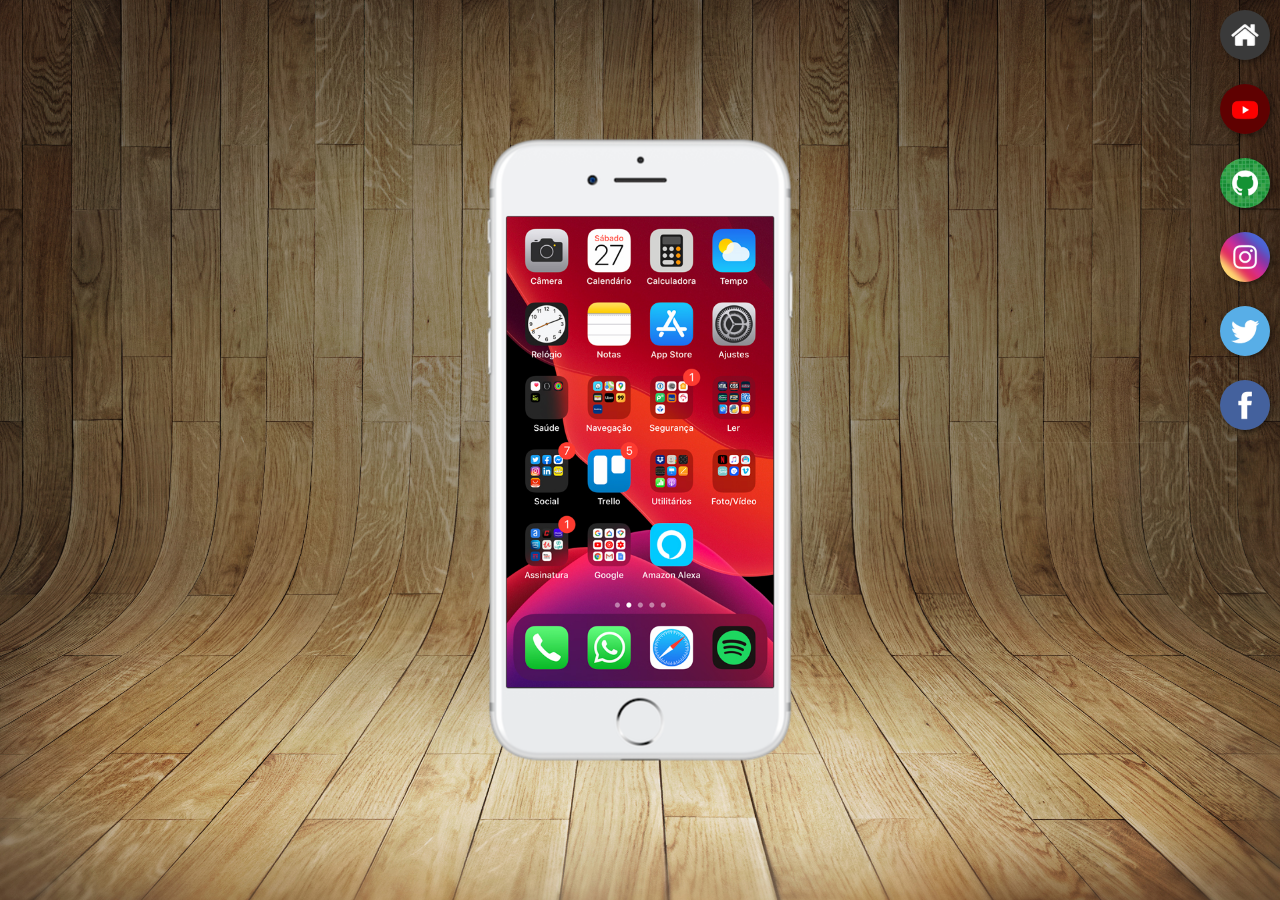
<file: index.html>
<!DOCTYPE html>
<html lang="pt-br">
<head>
    <meta charset="UTF-8">
    <meta http-equiv="X-UA-Compatible" content="IE=edge">
    <meta name="viewport" content="width=device-width, initial-scale=1.0">
    <link rel="shortcut icon" href="./favicon.ico" type="image/x-icon">
    <link rel="stylesheet" href="estilos/style.css">
    <title>Projeto Redes Sociais</title>
</head>
<body>
    <main>
        <section id="telefone">
            <iframe src="home.html" frameborder="0" name="tela" id="tela">seu navegador não é compativel com esta funcionalidade</iframe>
        </section>
        <section id="redes-sociais">
            <a href="home.html" target="tela"><img src="imagens/logo-home.jpg" alt="home"></a><br>
            <a href="youtube.html" target="tela"><img src="imagens/logo-youtube.jpg" alt="youtube"></a><br>
            <a href="github.html" target="tela"><img src="imagens/logo-github.jpg" alt="github"></a><br>
            <a href="instagram.html" target="tela"><img src="imagens/logo-instagram.jpg" alt="instagram"></a><br>
            <a href="twiter.html" target="tela"><img src="imagens/logo-twitter.jpg" alt="twitter"></a><br>
            <a href="facebook.html" target="tela"><img src="imagens/logo-facebook.jpg" alt="facebook"></a>
        </section>
    </main>
</body>
</html>
</file>
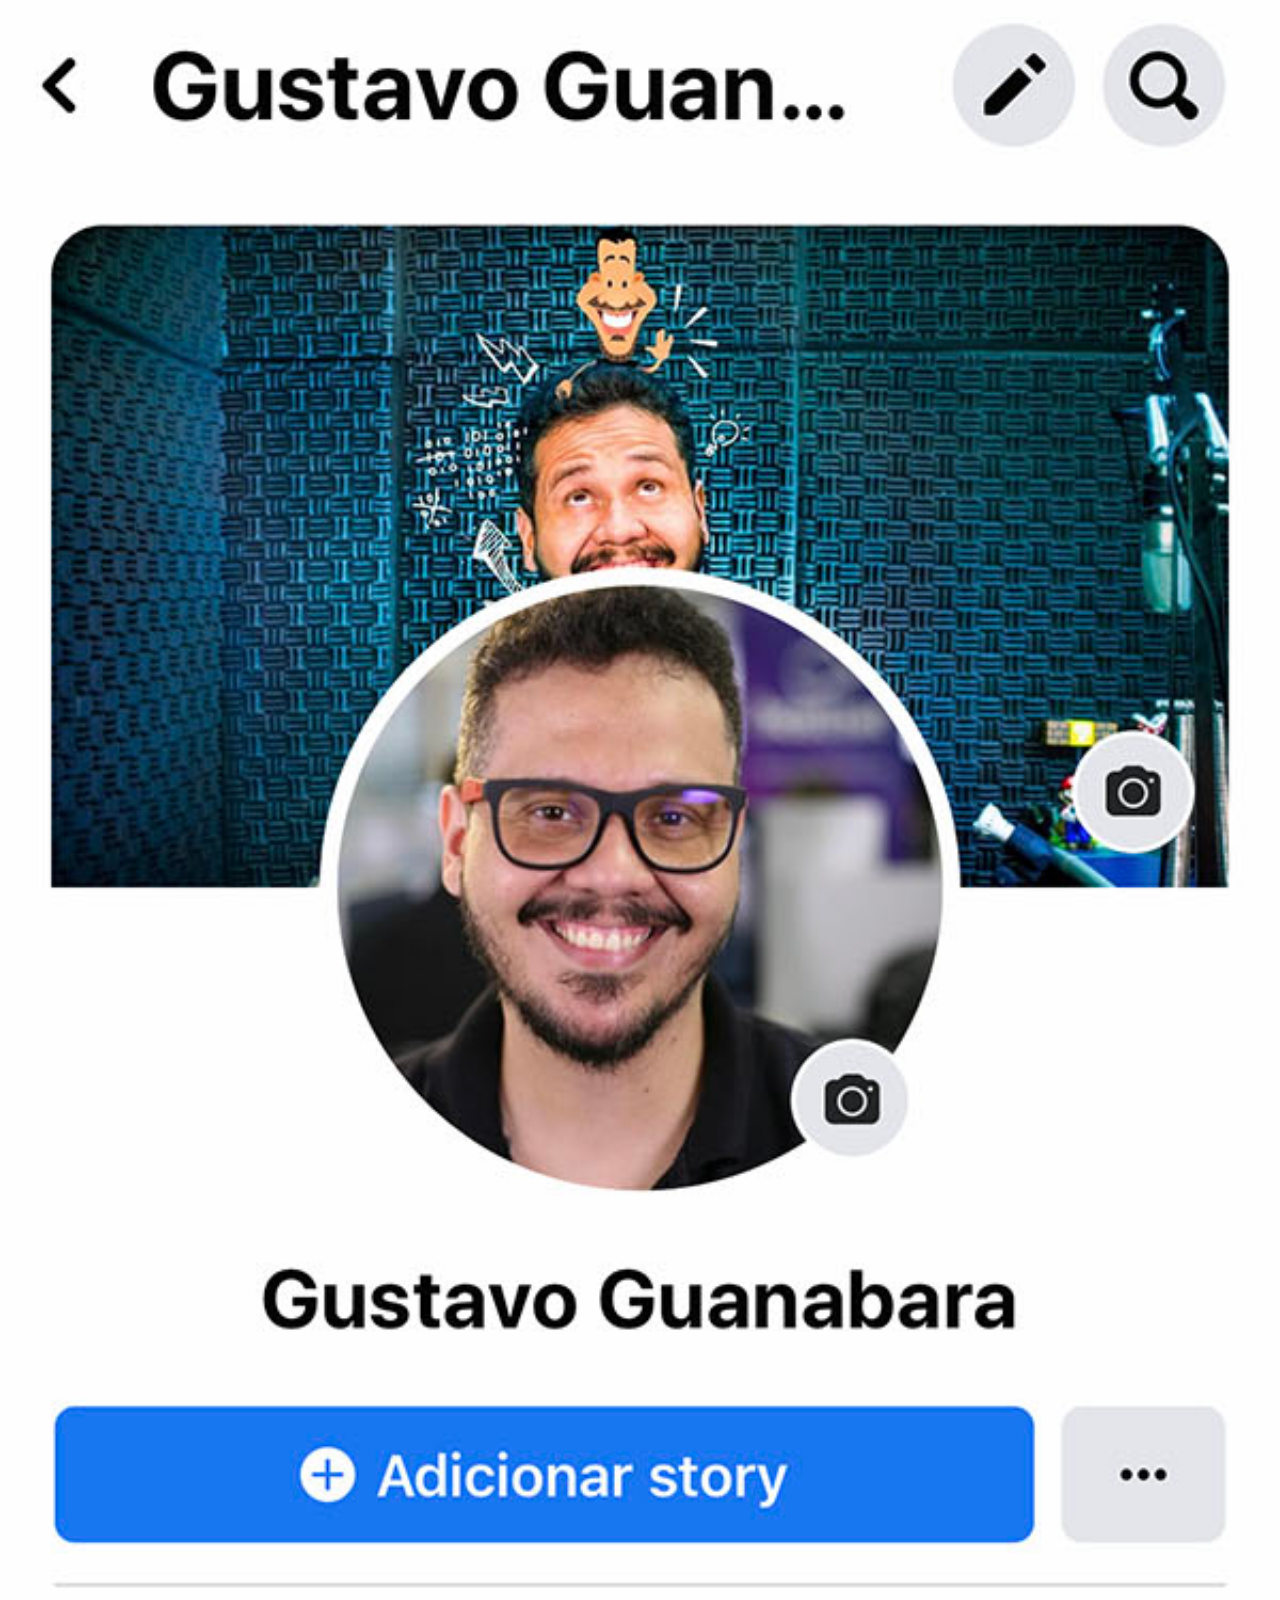
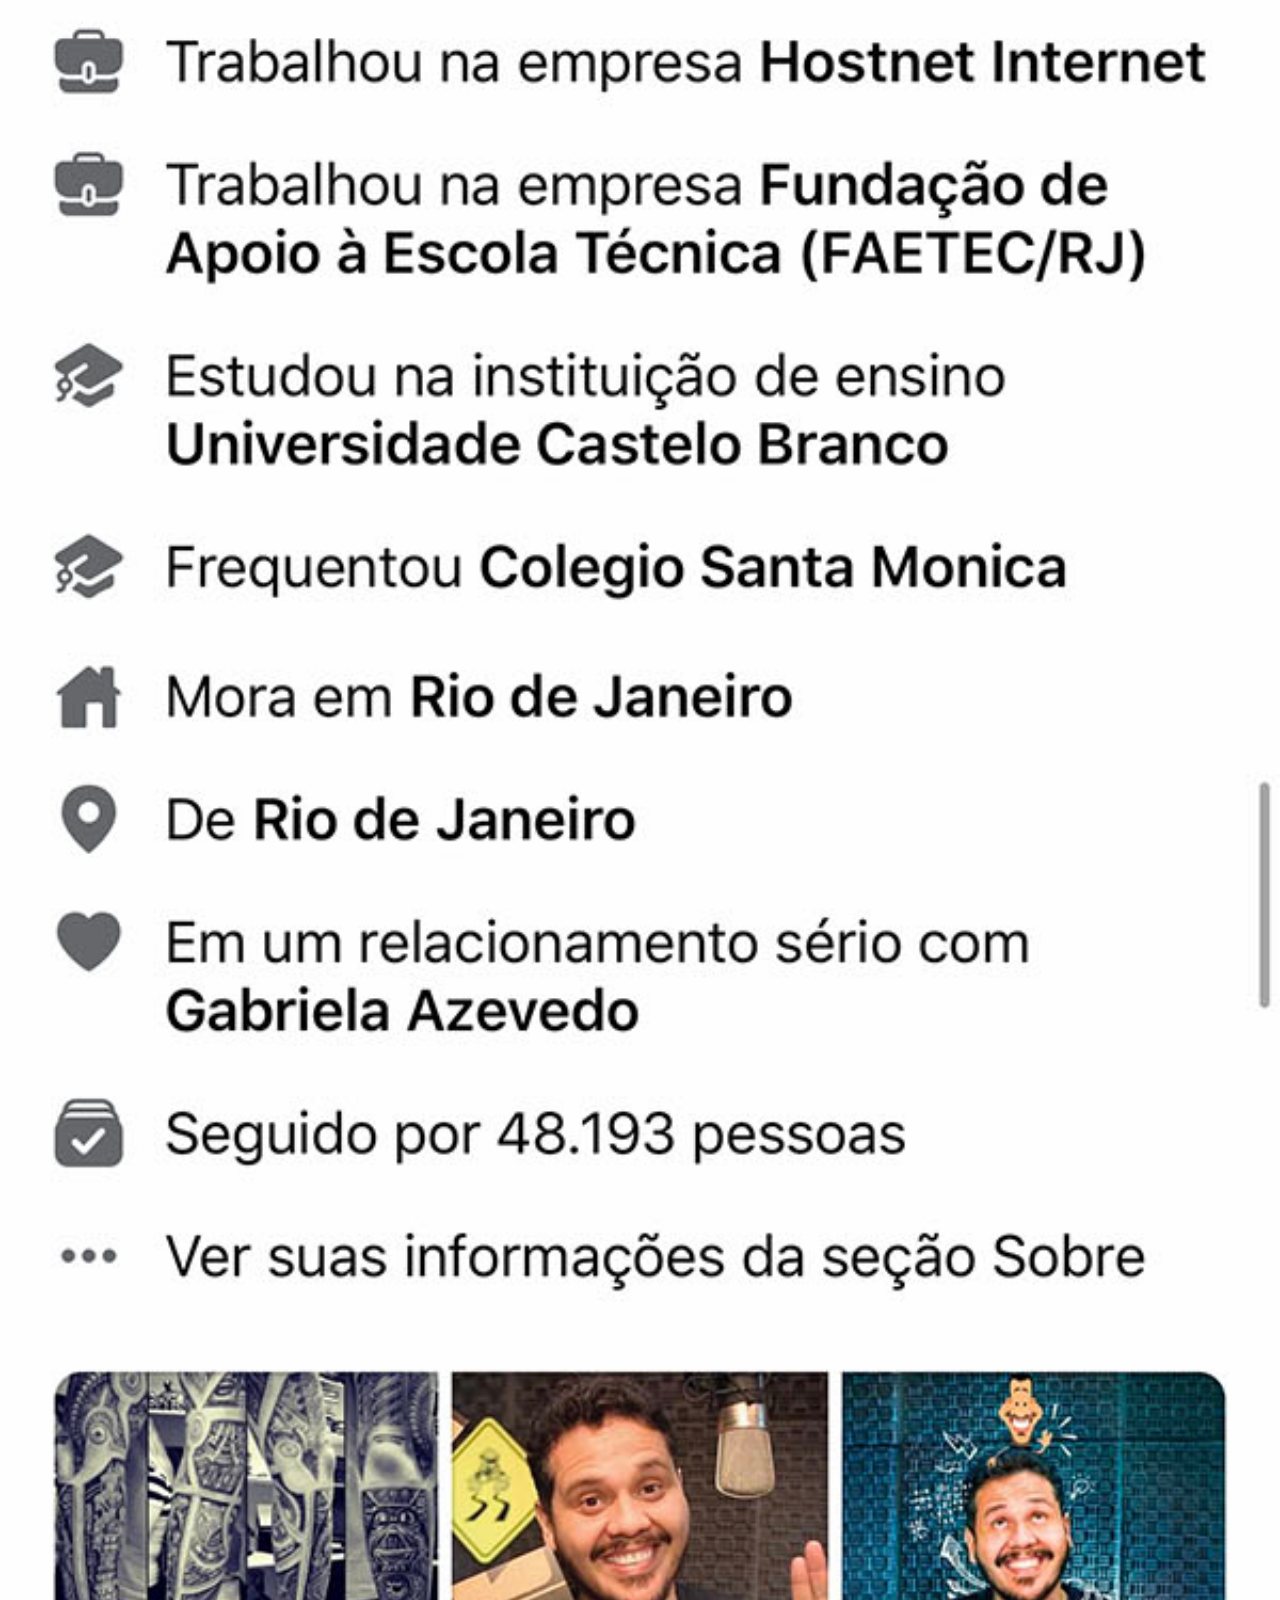
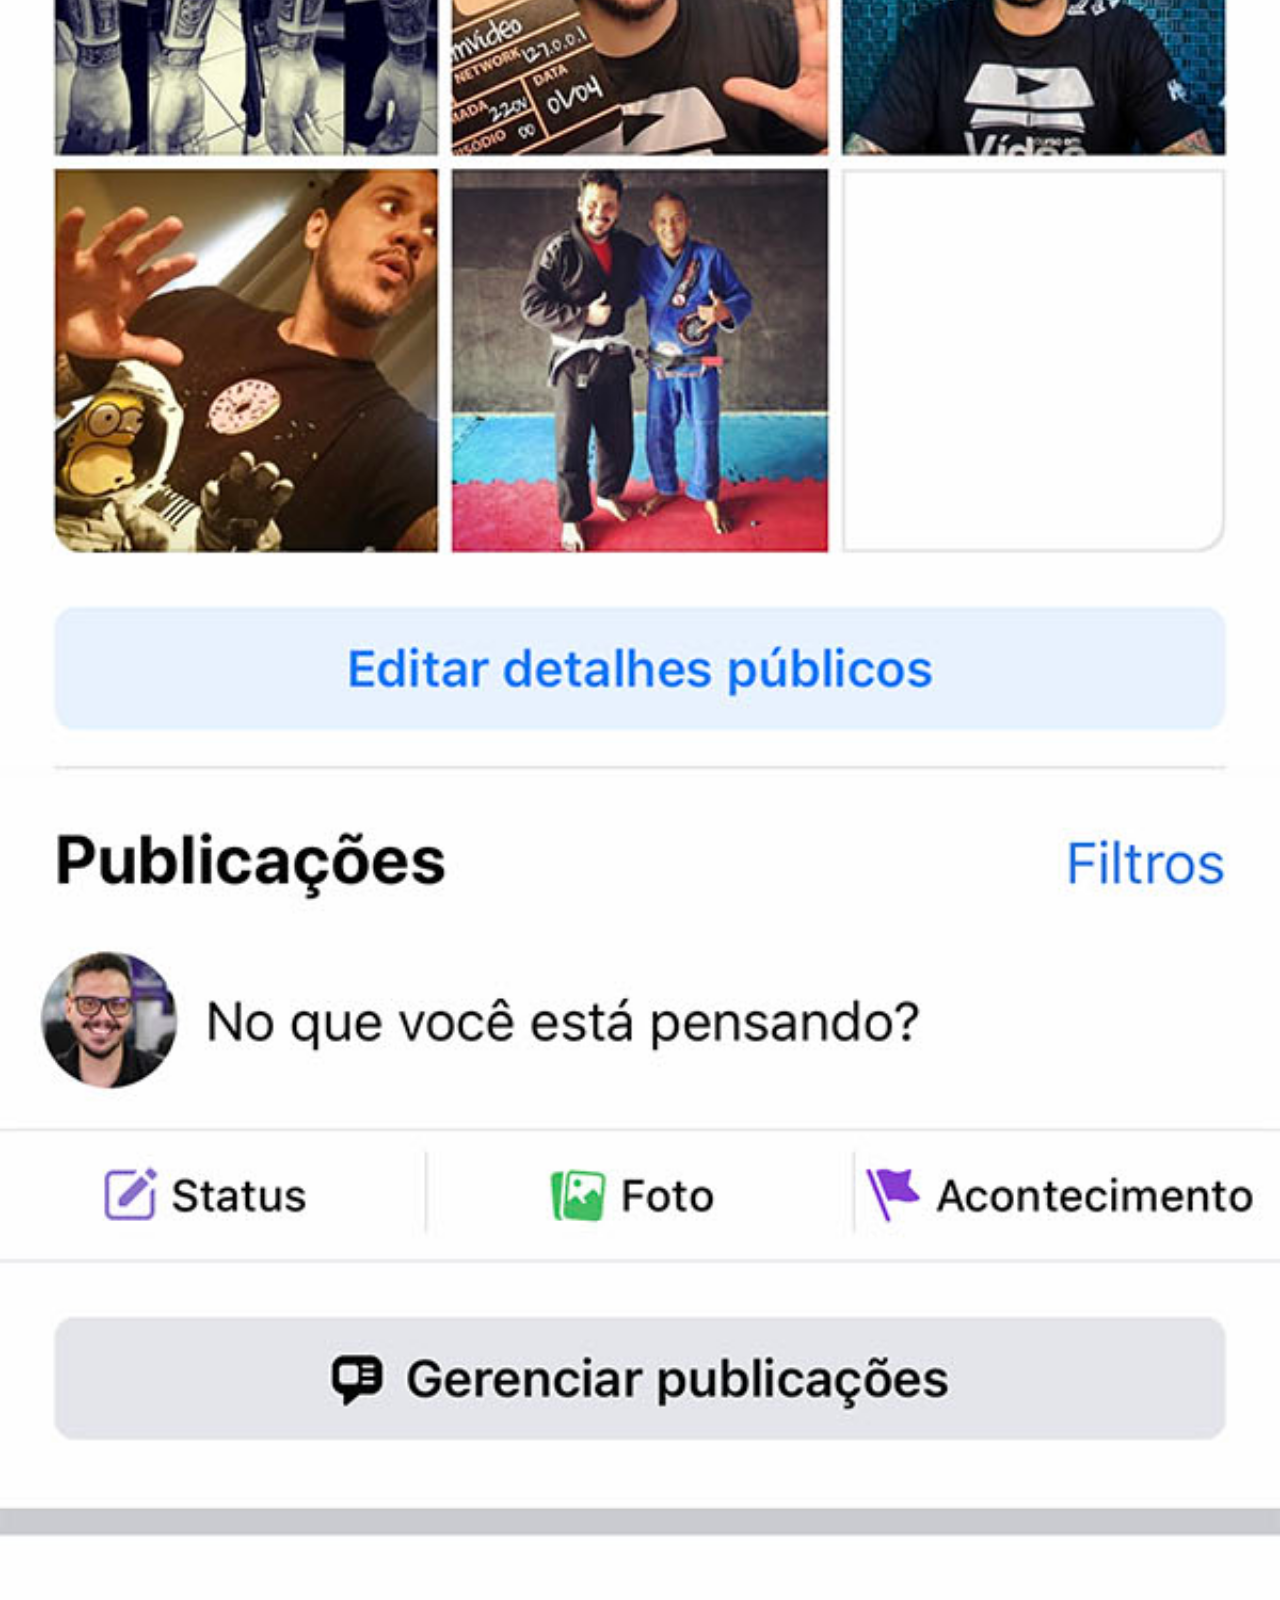
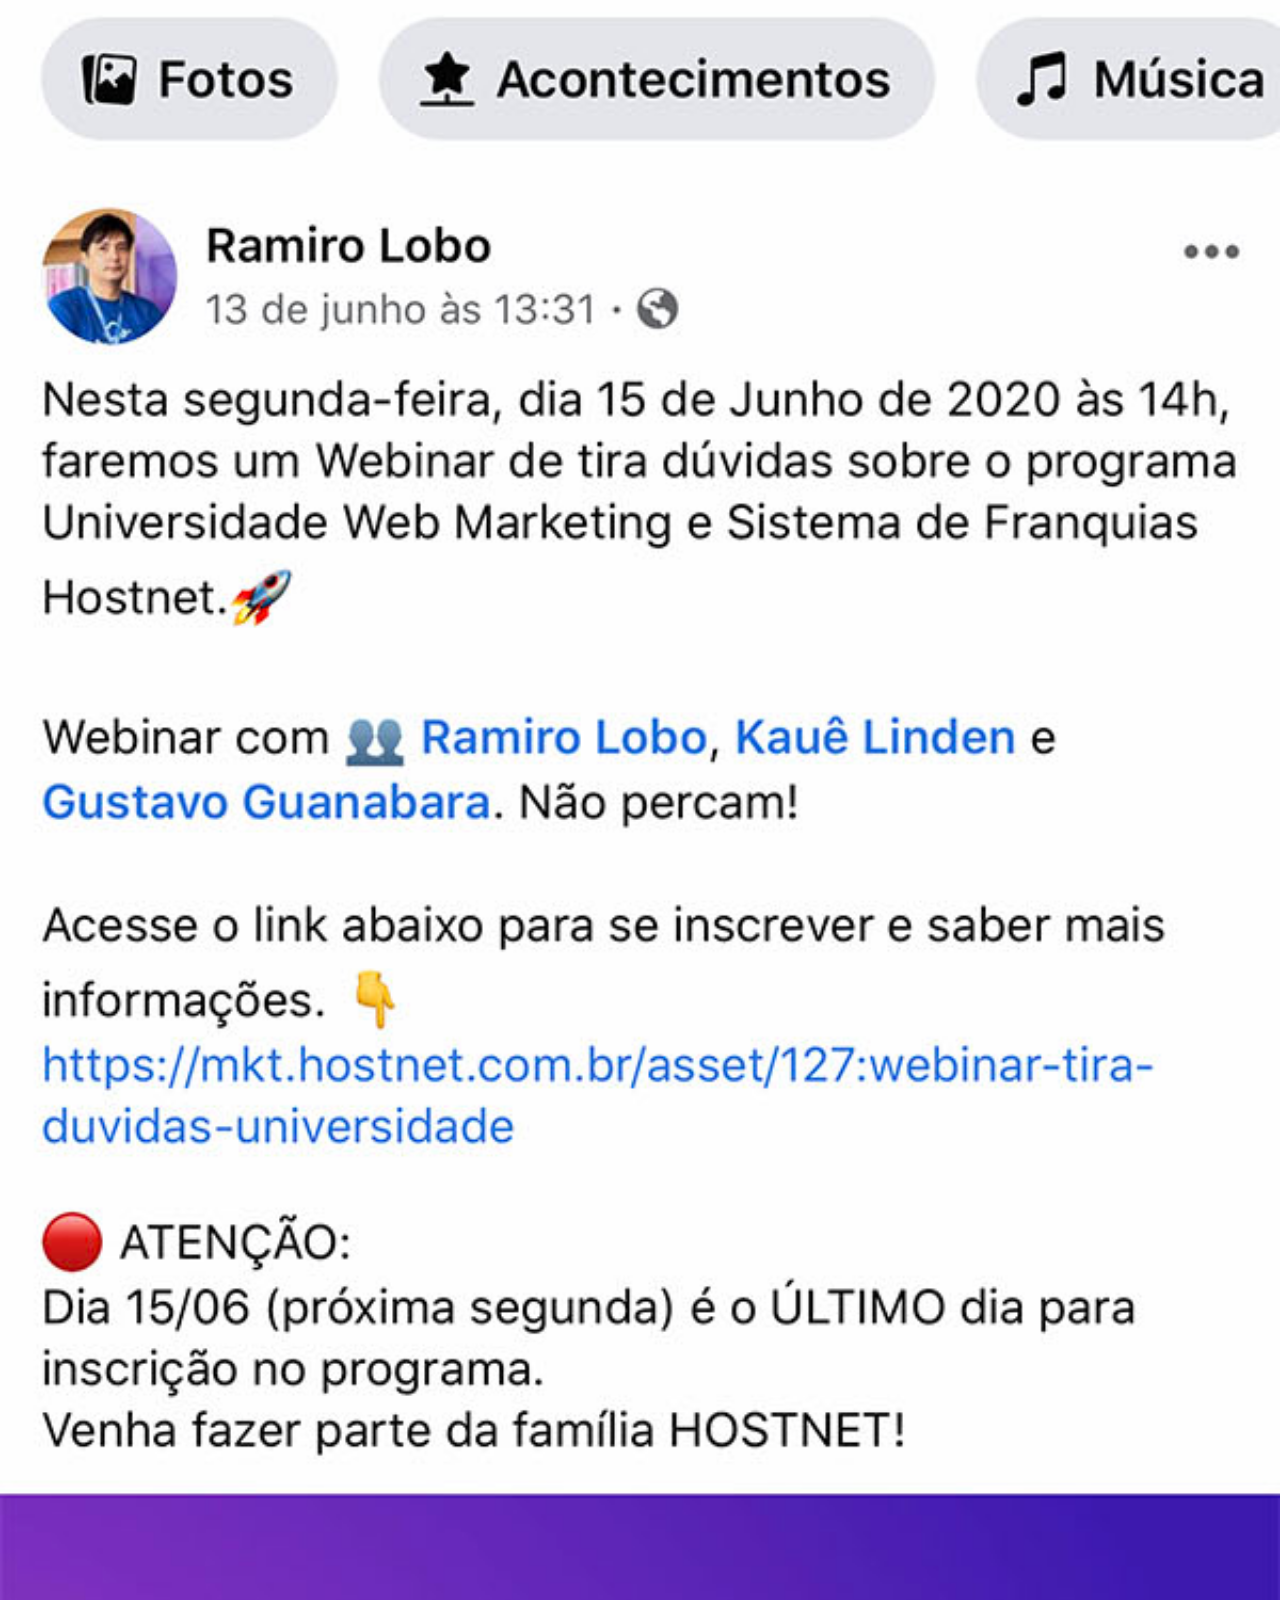
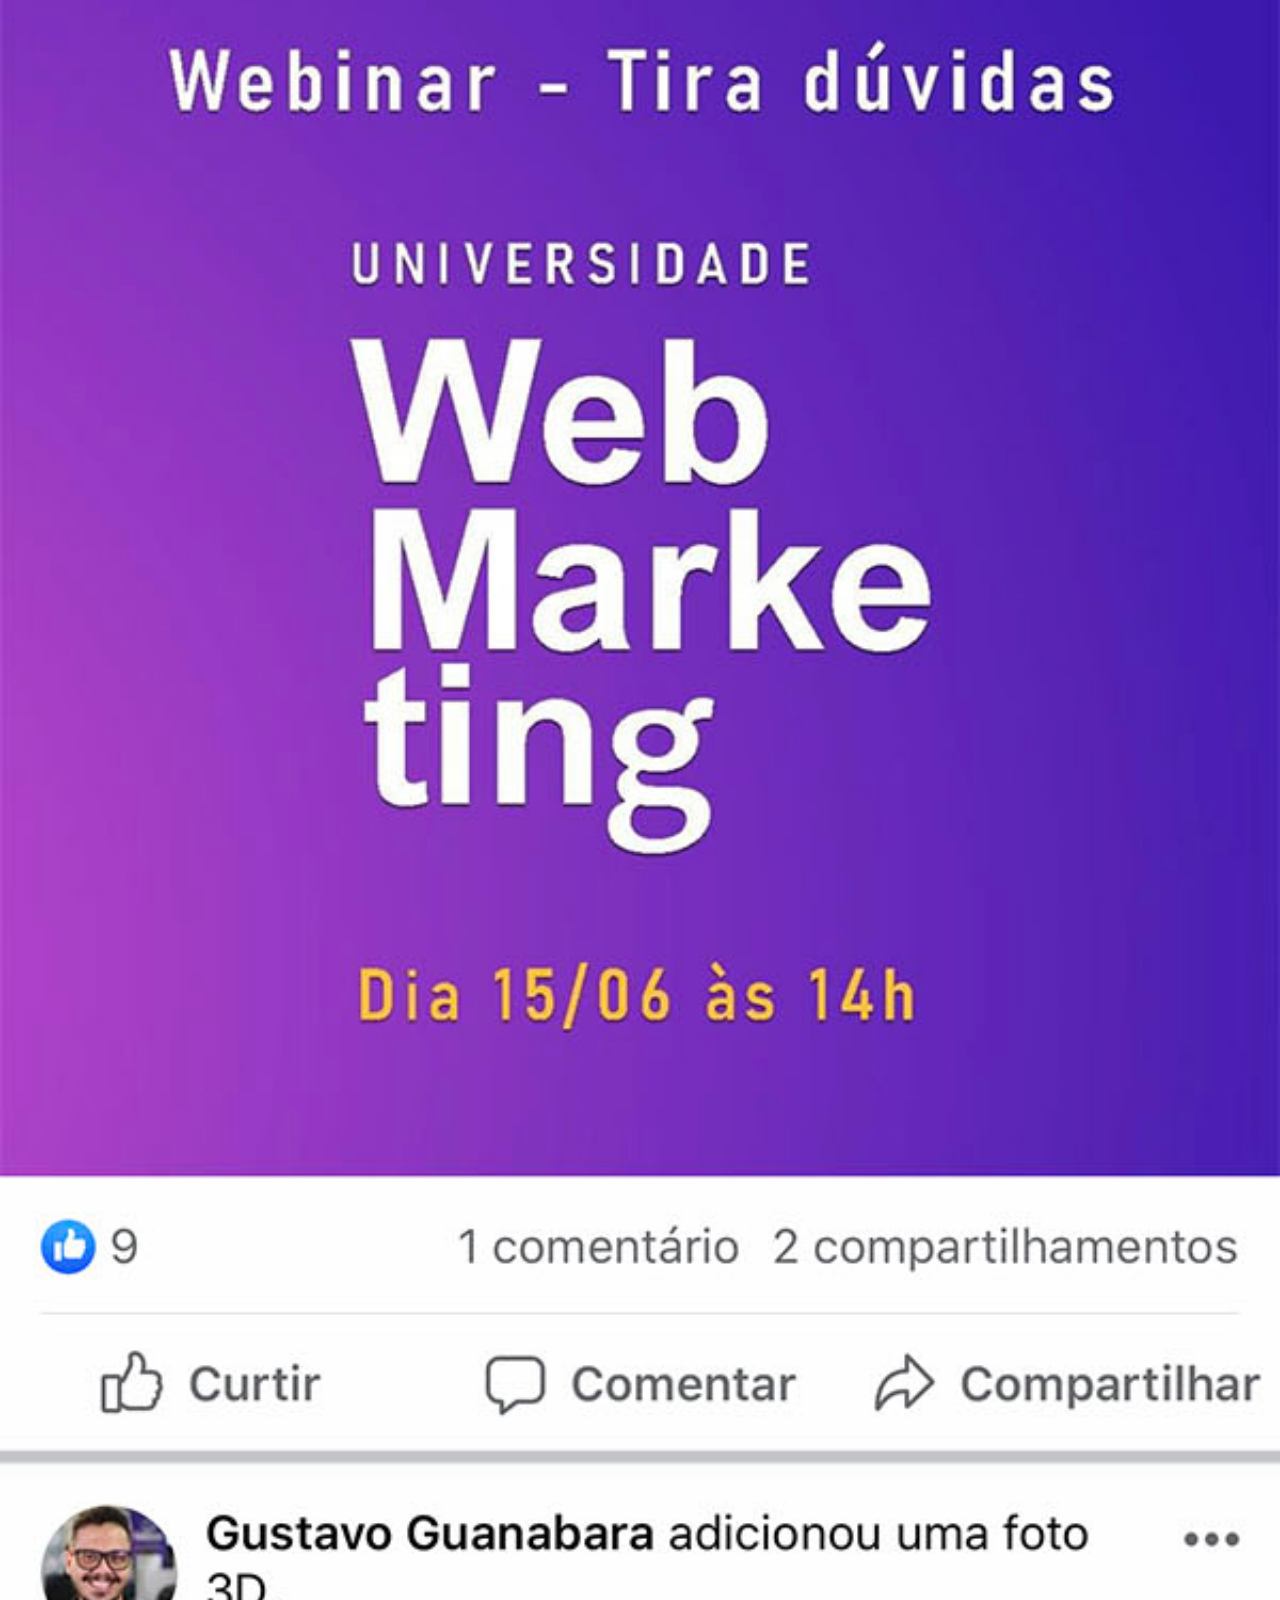
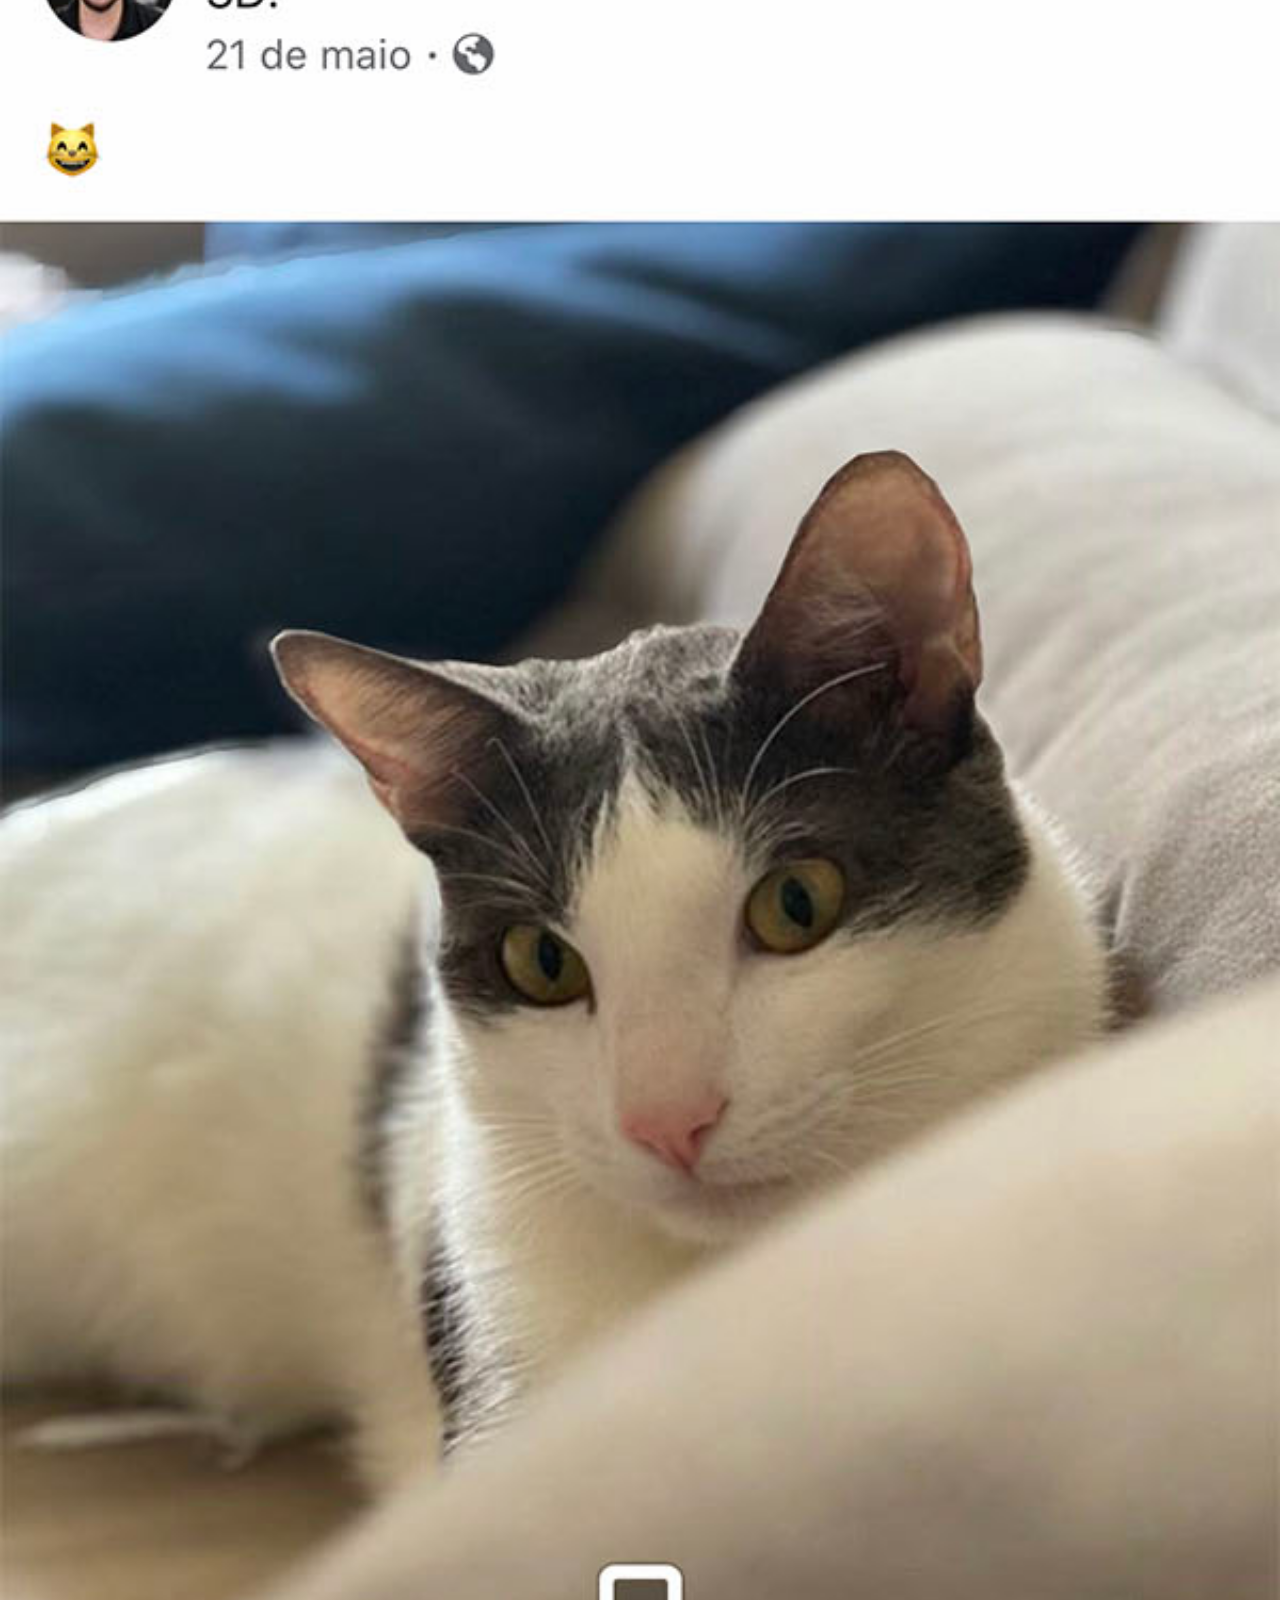
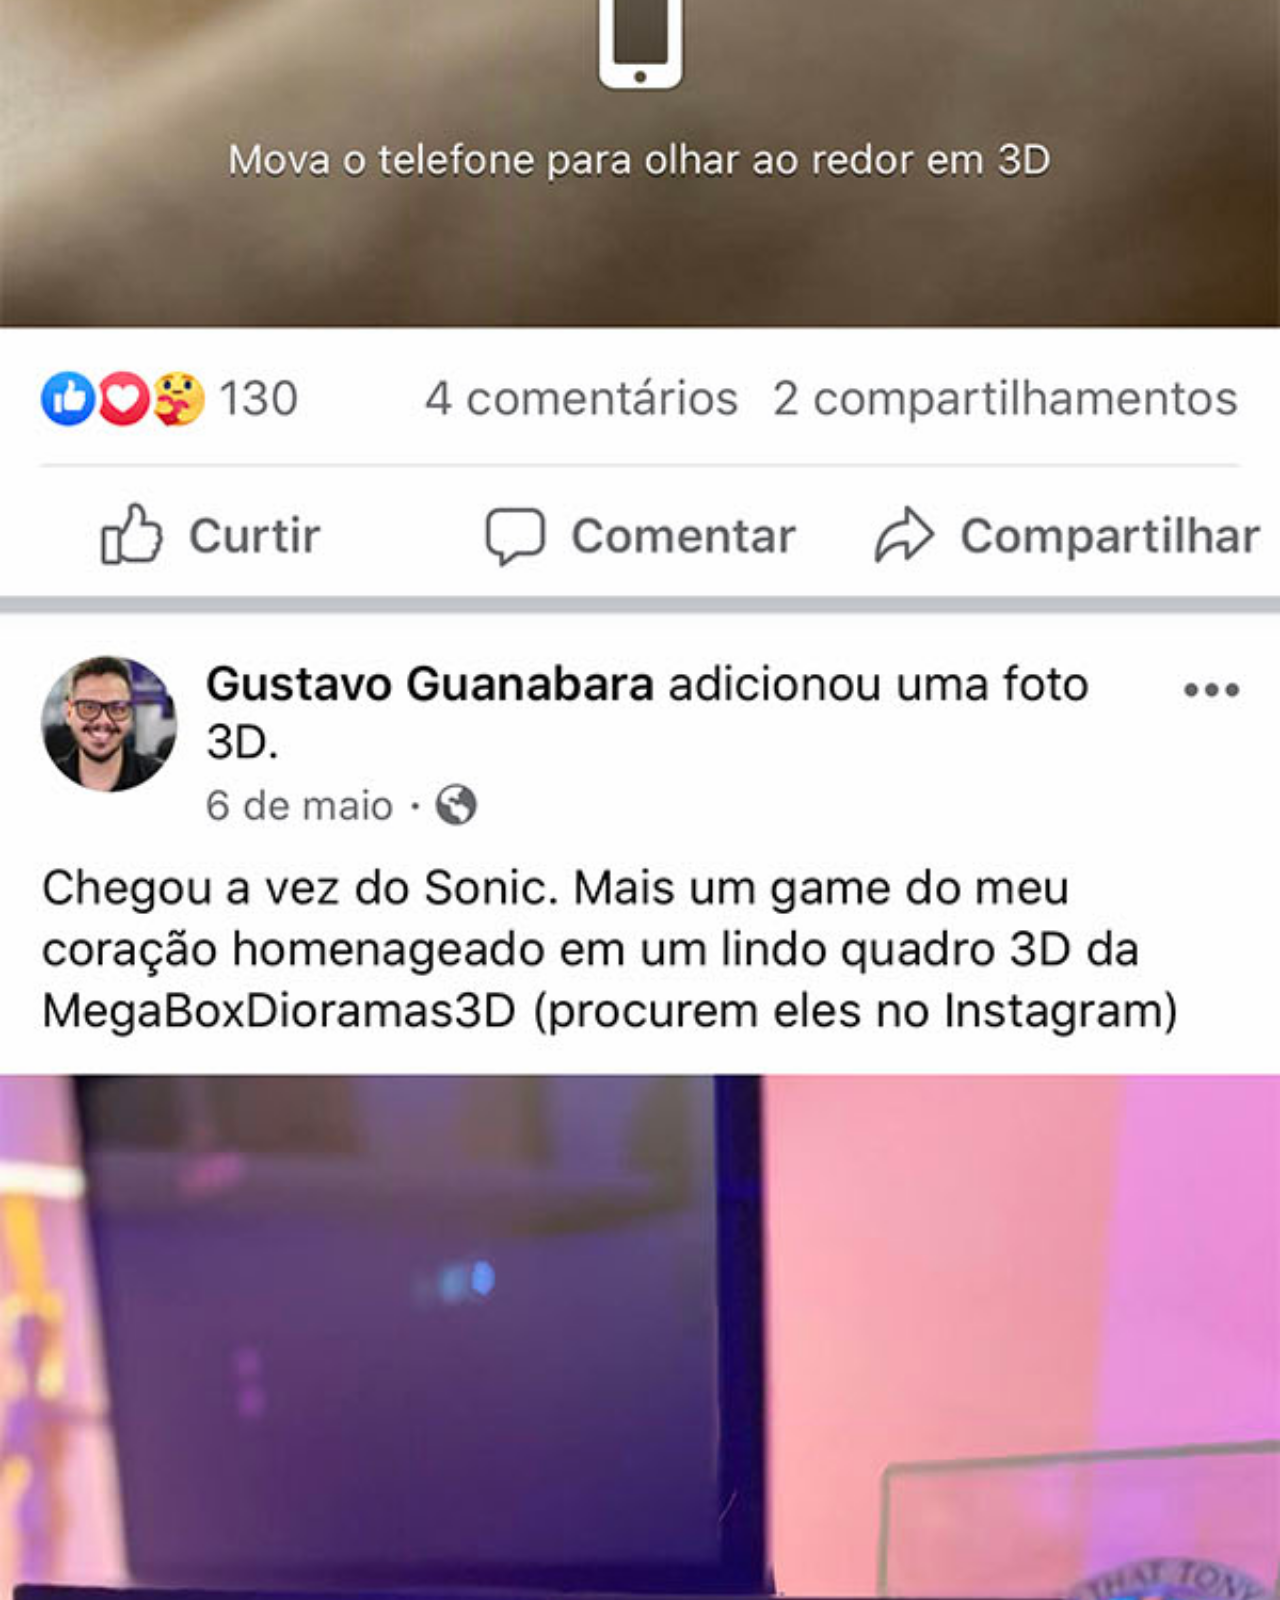
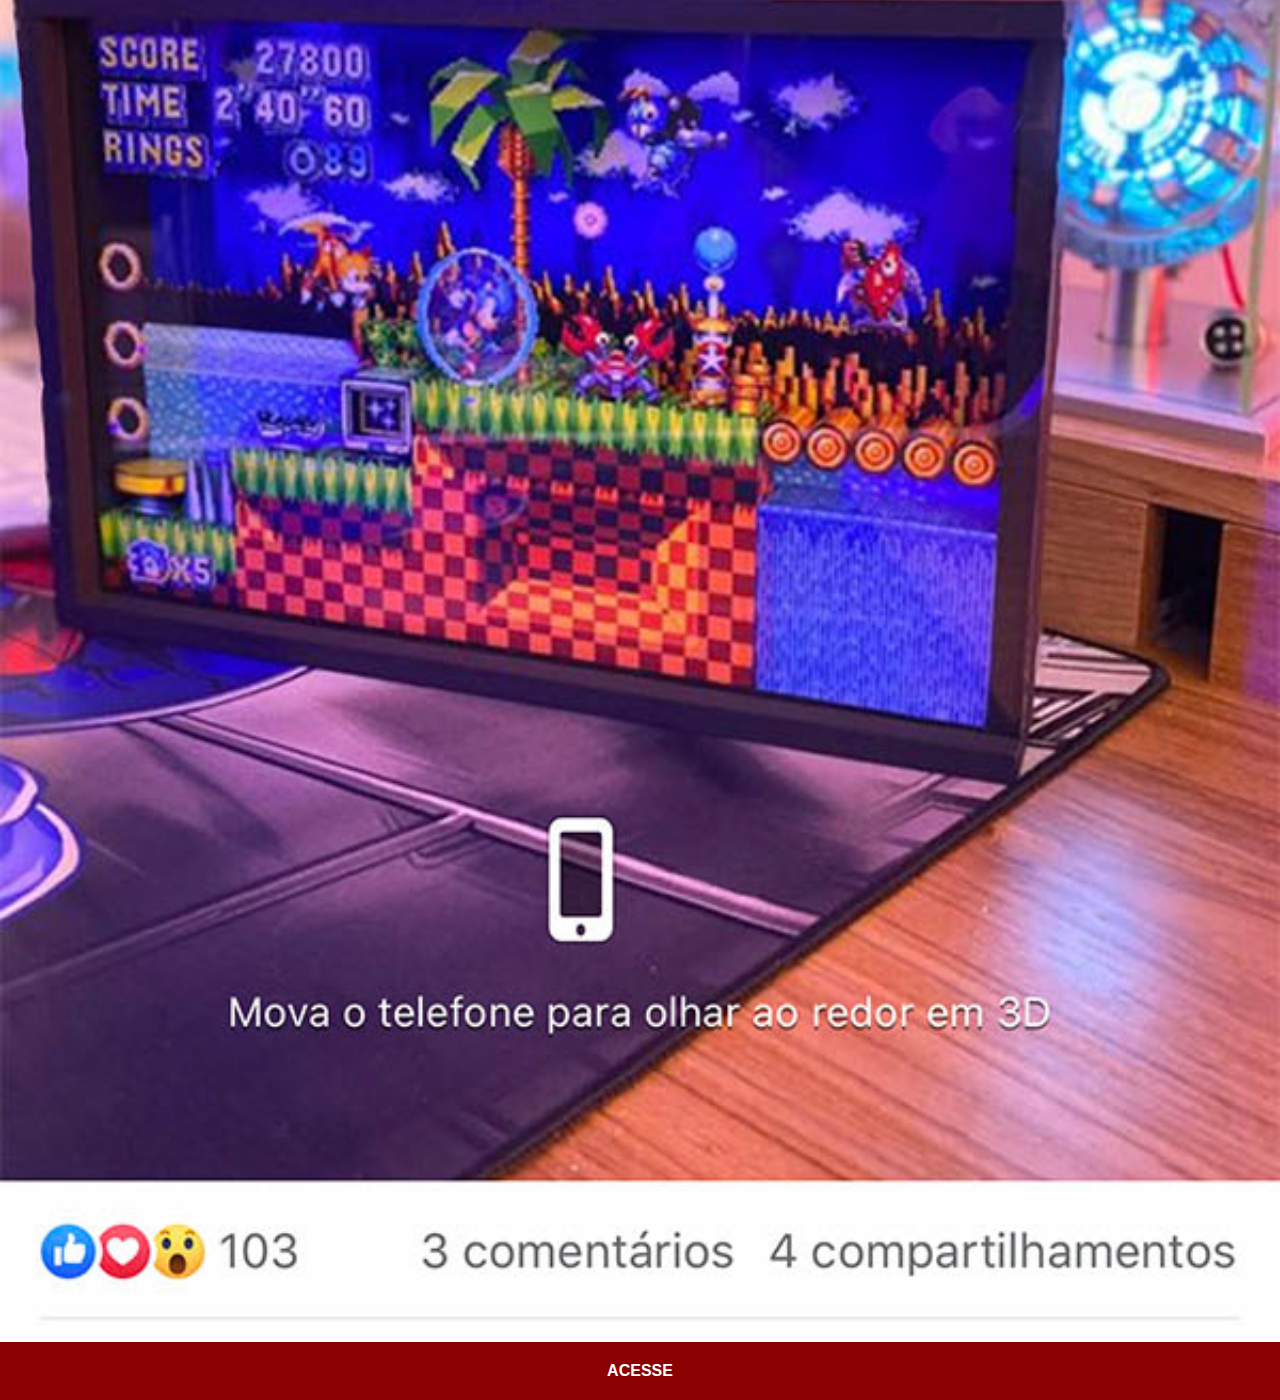
<file: facebook.html>
<!DOCTYPE html>
<html lang="pt-br">
<head>
    <meta charset="UTF-8">
    <meta http-equiv="X-UA-Compatible" content="IE=edge">
    <meta name="viewport" content="width=device-width, initial-scale=1.0">
    <link rel="stylesheet" href="estilos/tela.css">
    <title>facebook</title>
</head>
<body>
    <img src="imagens/tela-facebook.jpg" alt="facebook">
    <a href="#" target="_blank">ACESSE</a>
</body>
</html>
</file>
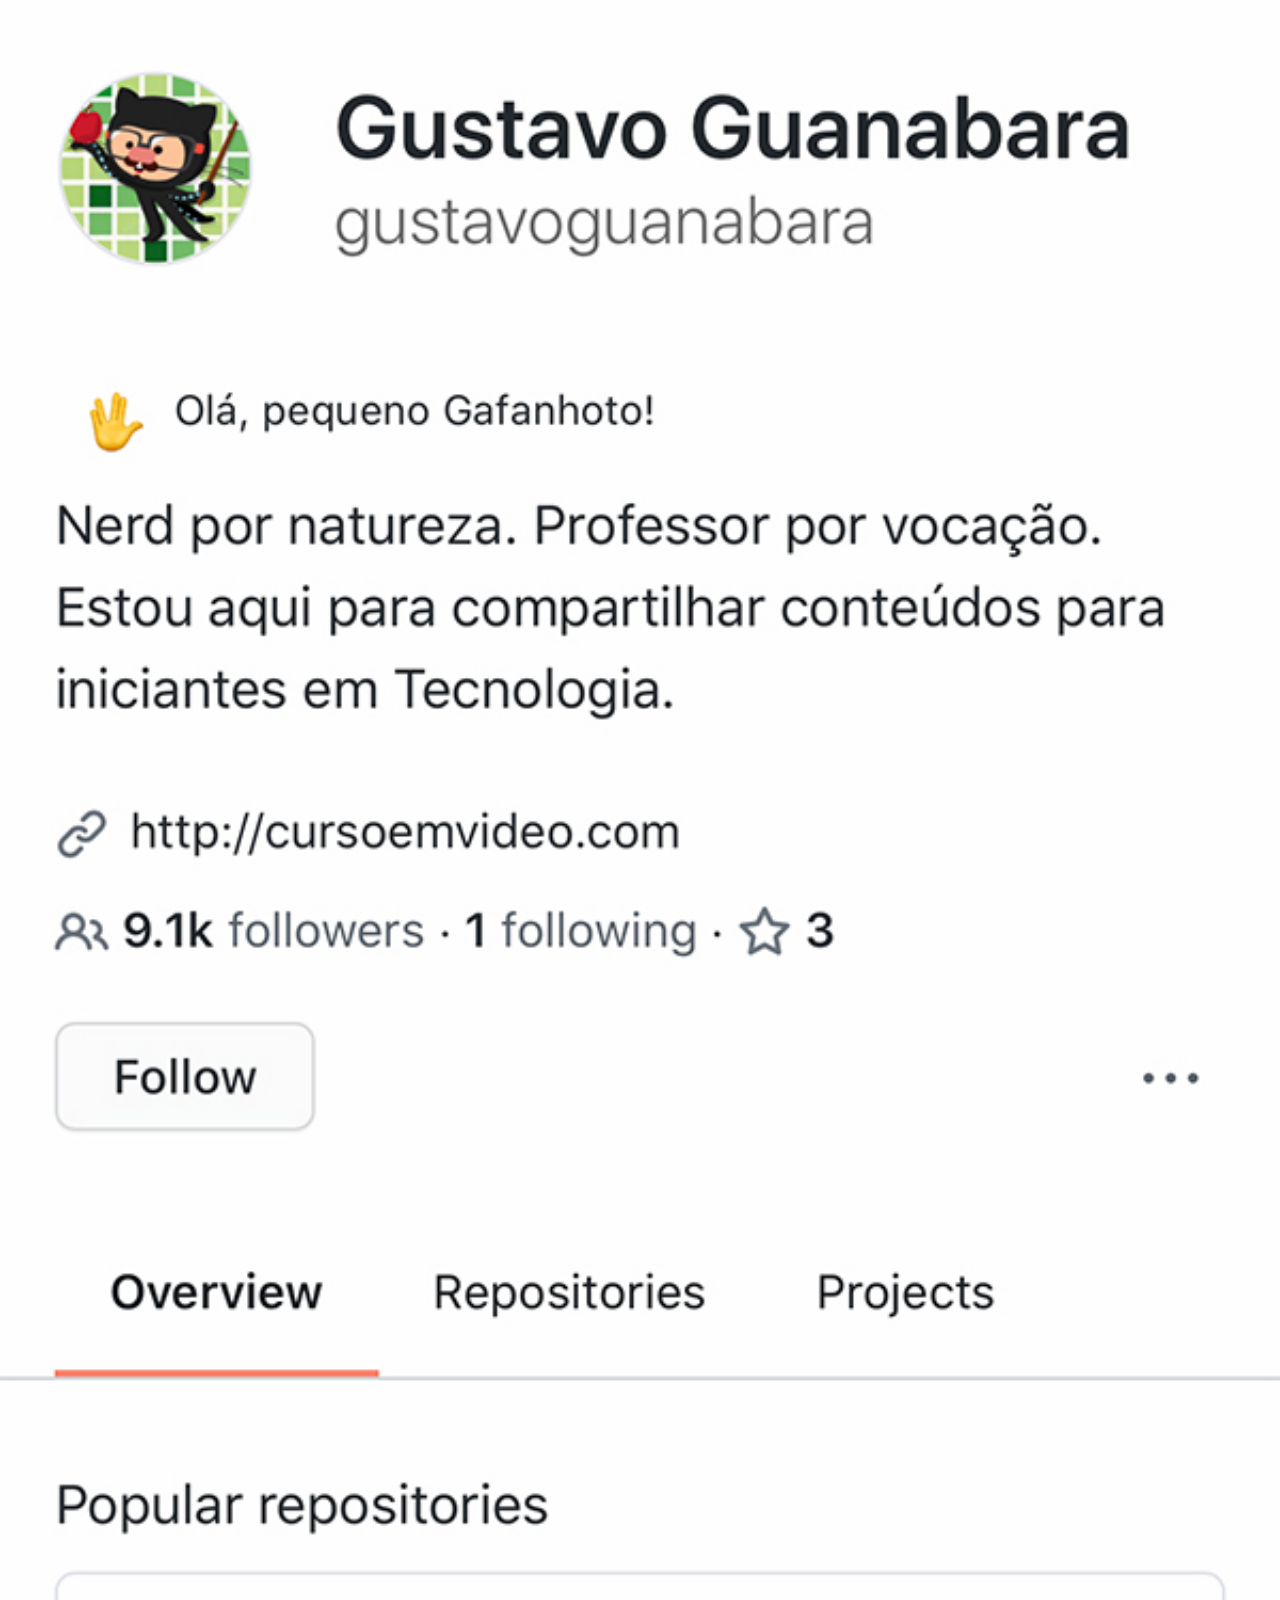
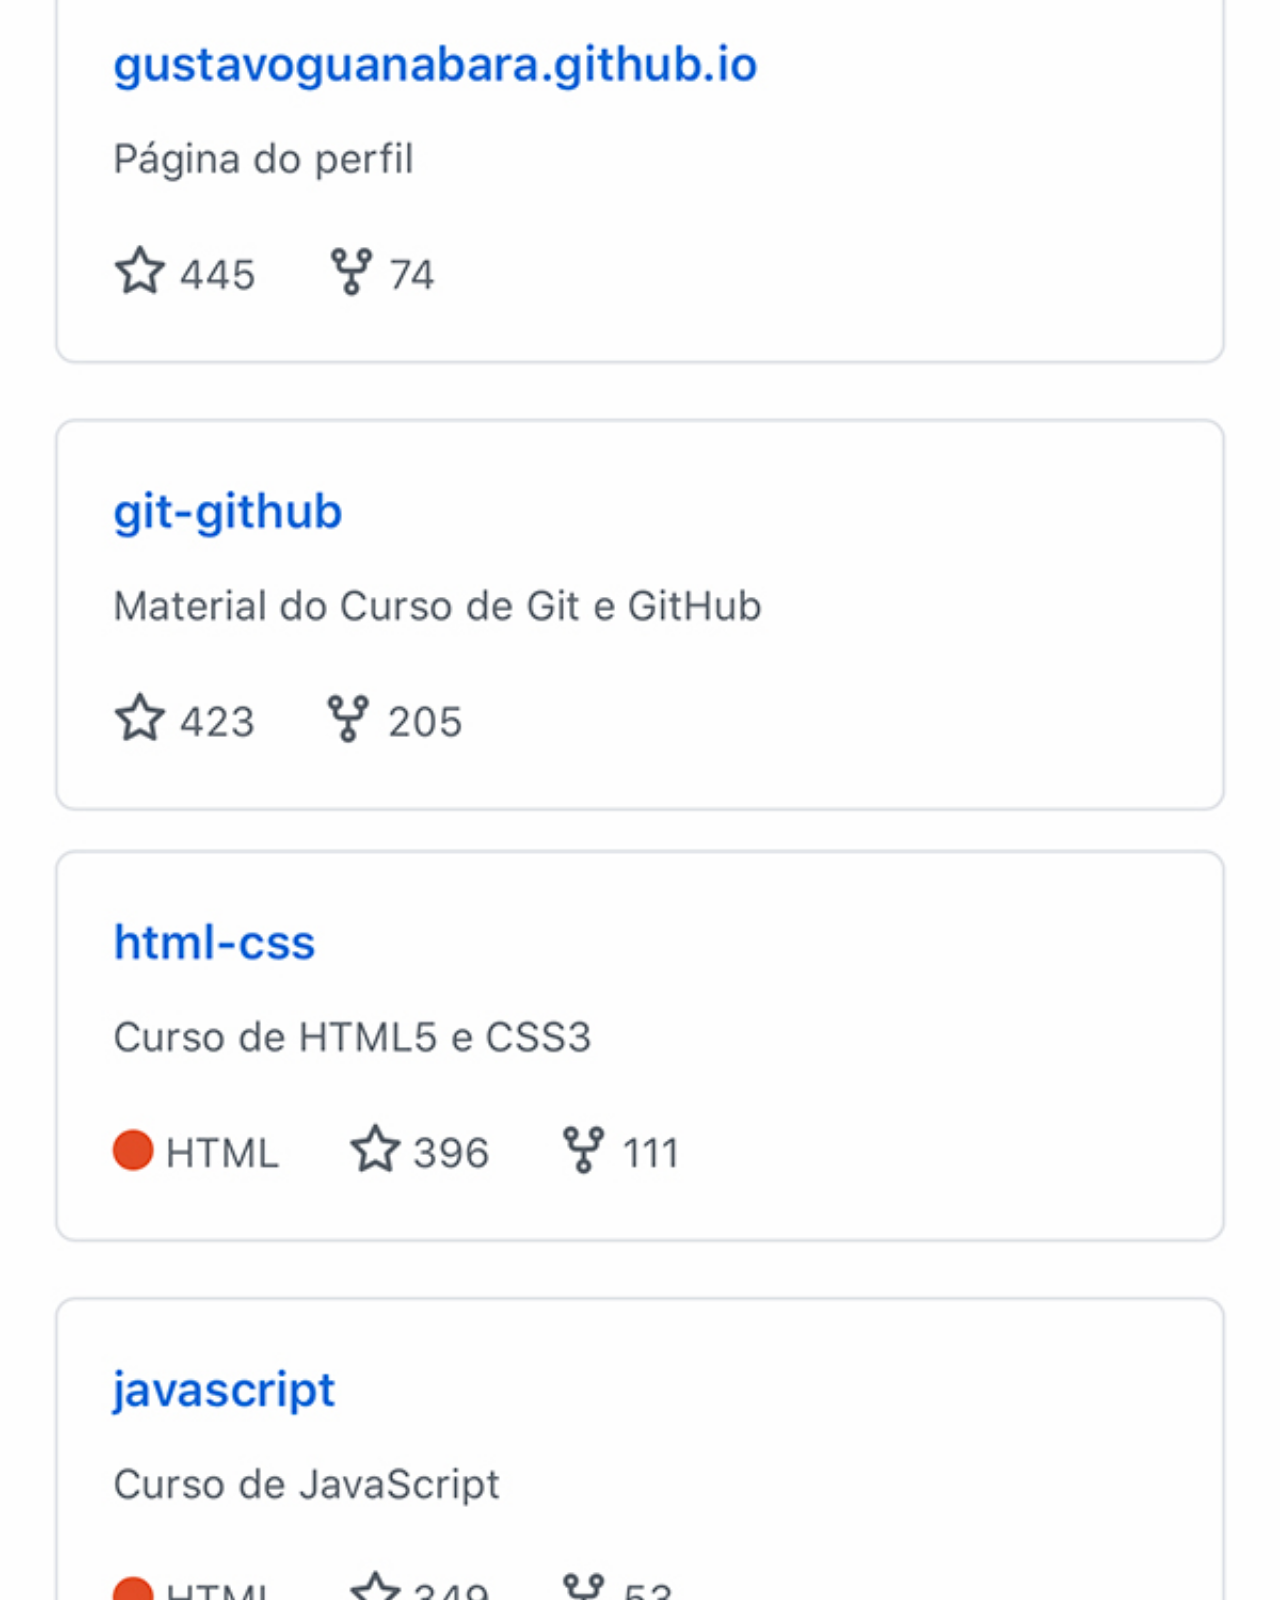
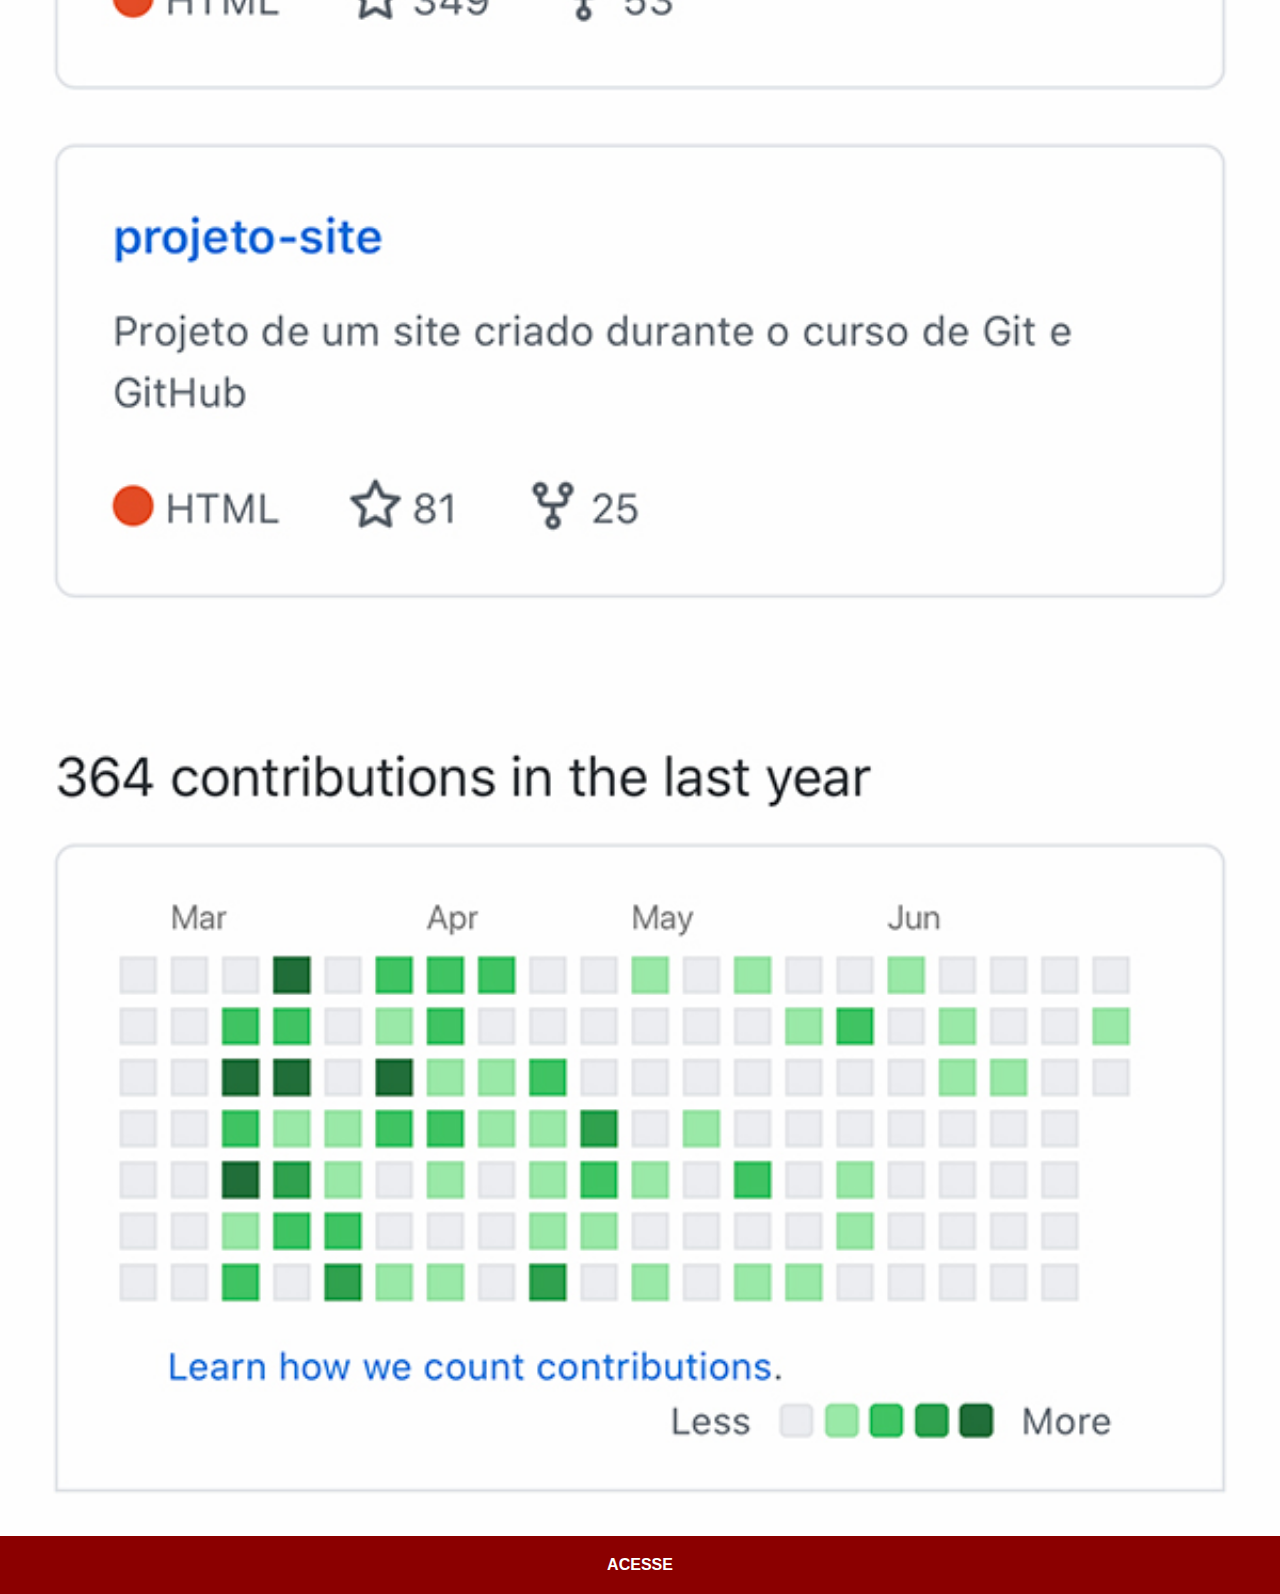
<file: github.html>
<!DOCTYPE html>
<html lang="pt-br">
<head>
    <meta charset="UTF-8">
    <meta http-equiv="X-UA-Compatible" content="IE=edge">
    <meta name="viewport" content="width=device-width, initial-scale=1.0">
    <link rel="stylesheet" href="estilos/tela.css">
    <title>GitHub</title>
</head>
<body>
    <img src="imagens/tela-github.jpg" alt="github">
    <a href="https://github.com/gustavoguanabara/" target="_blank">ACESSE</a>
</body>
</html>
</file>
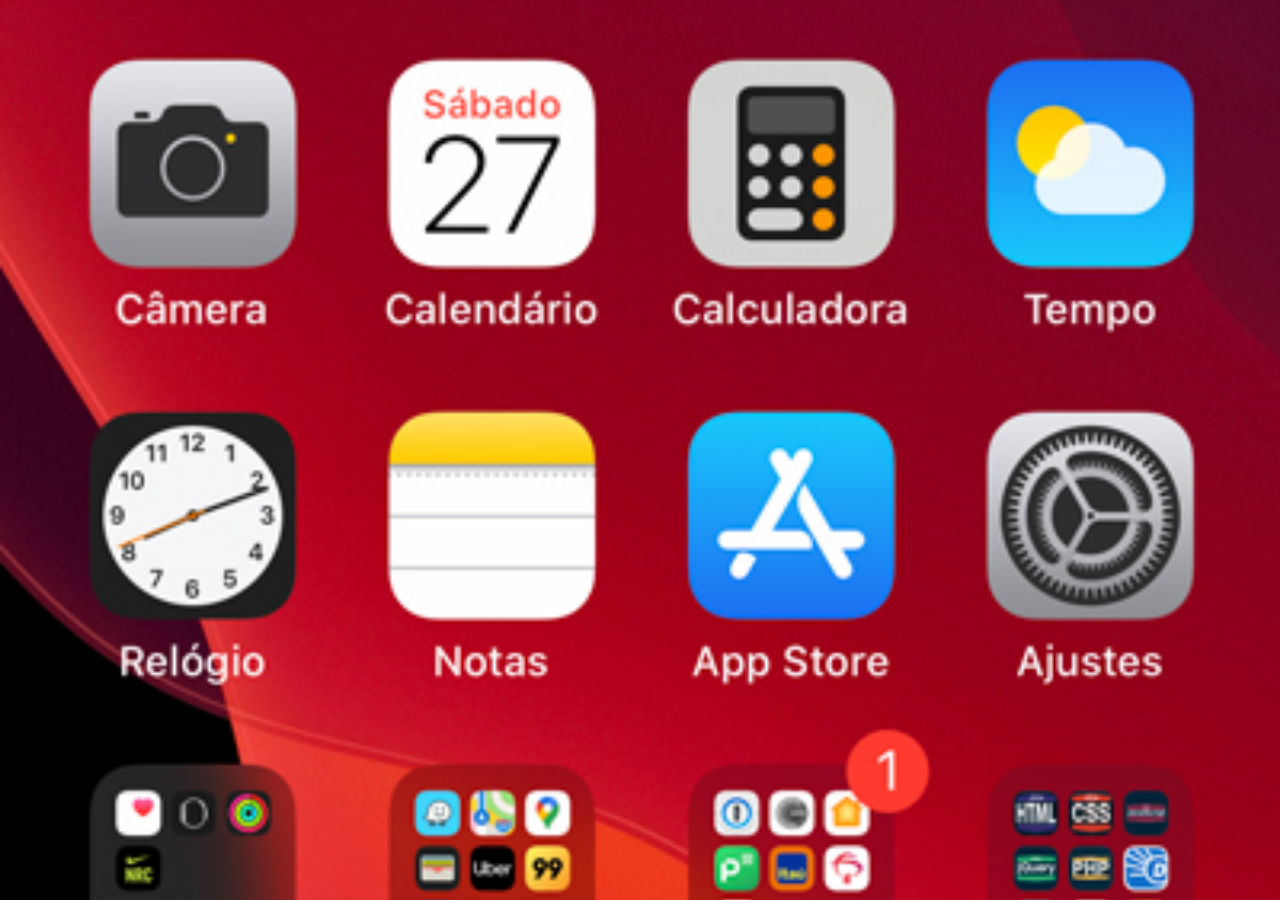
<file: home.html>
<!DOCTYPE html>
<html lang="pt-br">
<head>
    <meta charset="UTF-8">
    <meta http-equiv="X-UA-Compatible" content="IE=edge">
    <meta name="viewport" content="width=device-width, initial-scale=1.0">
    <title>Home</title>
    <style>
        * {
            margin: 0px;
            padding: 0px;
        }

        body {
            width: 100vw;
            height: 100vh;
            background: black url('imagens/tela-home.jpg') no-repeat top center;
            background-size: cover;
        }
    </style>
</head>
<body>
    
</body>
</html>
</file>
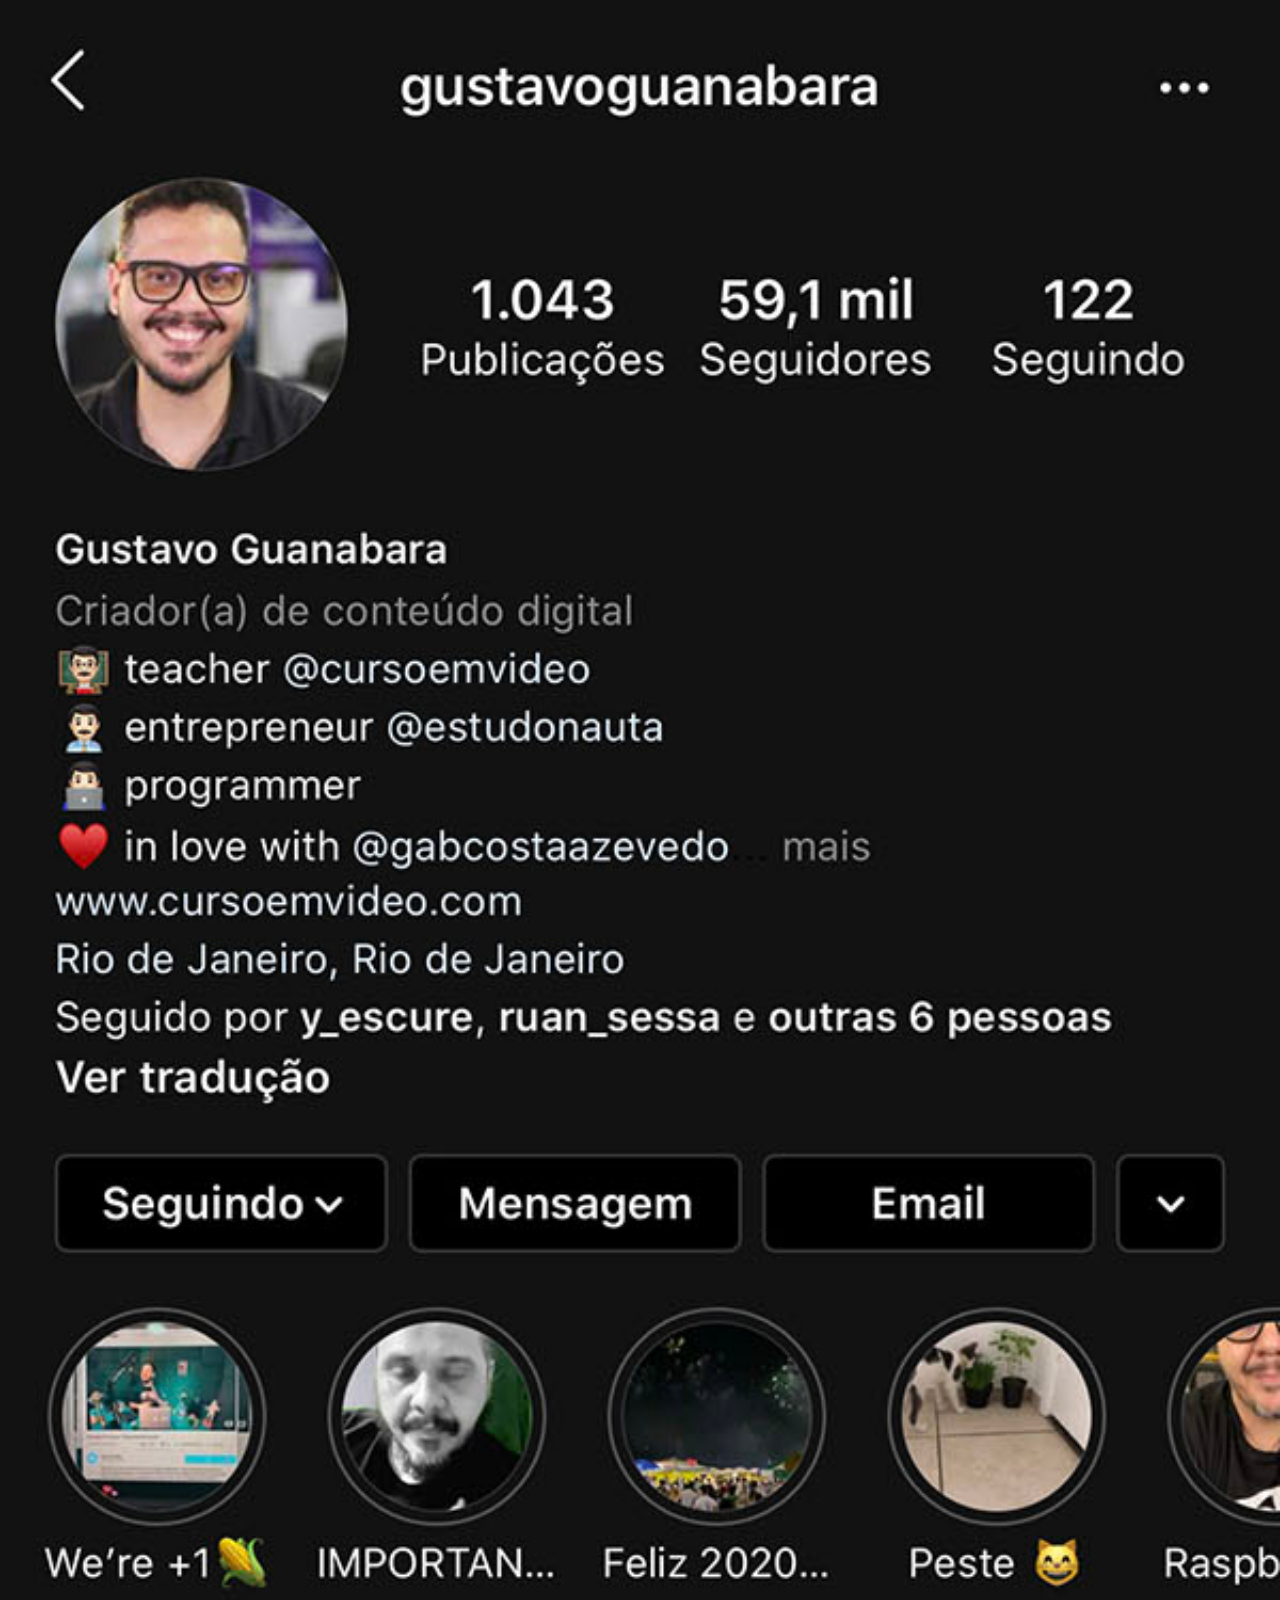
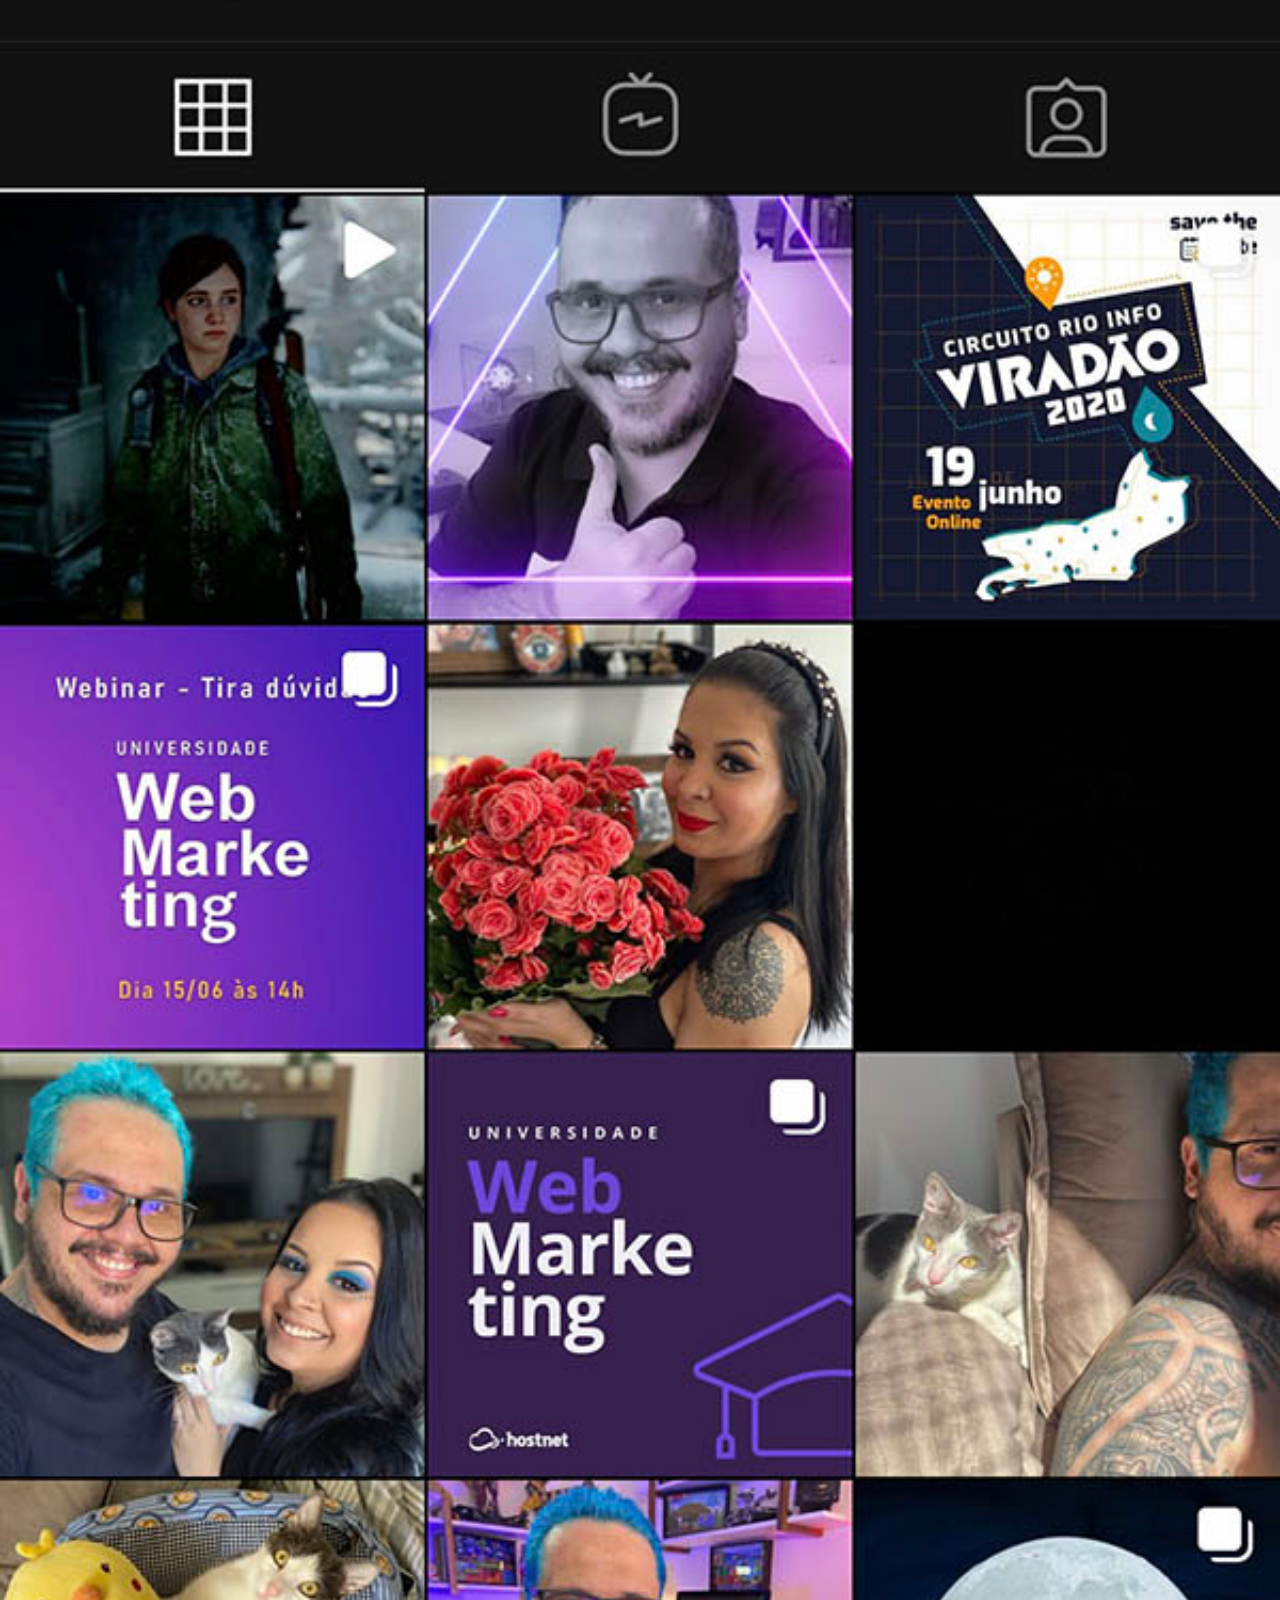
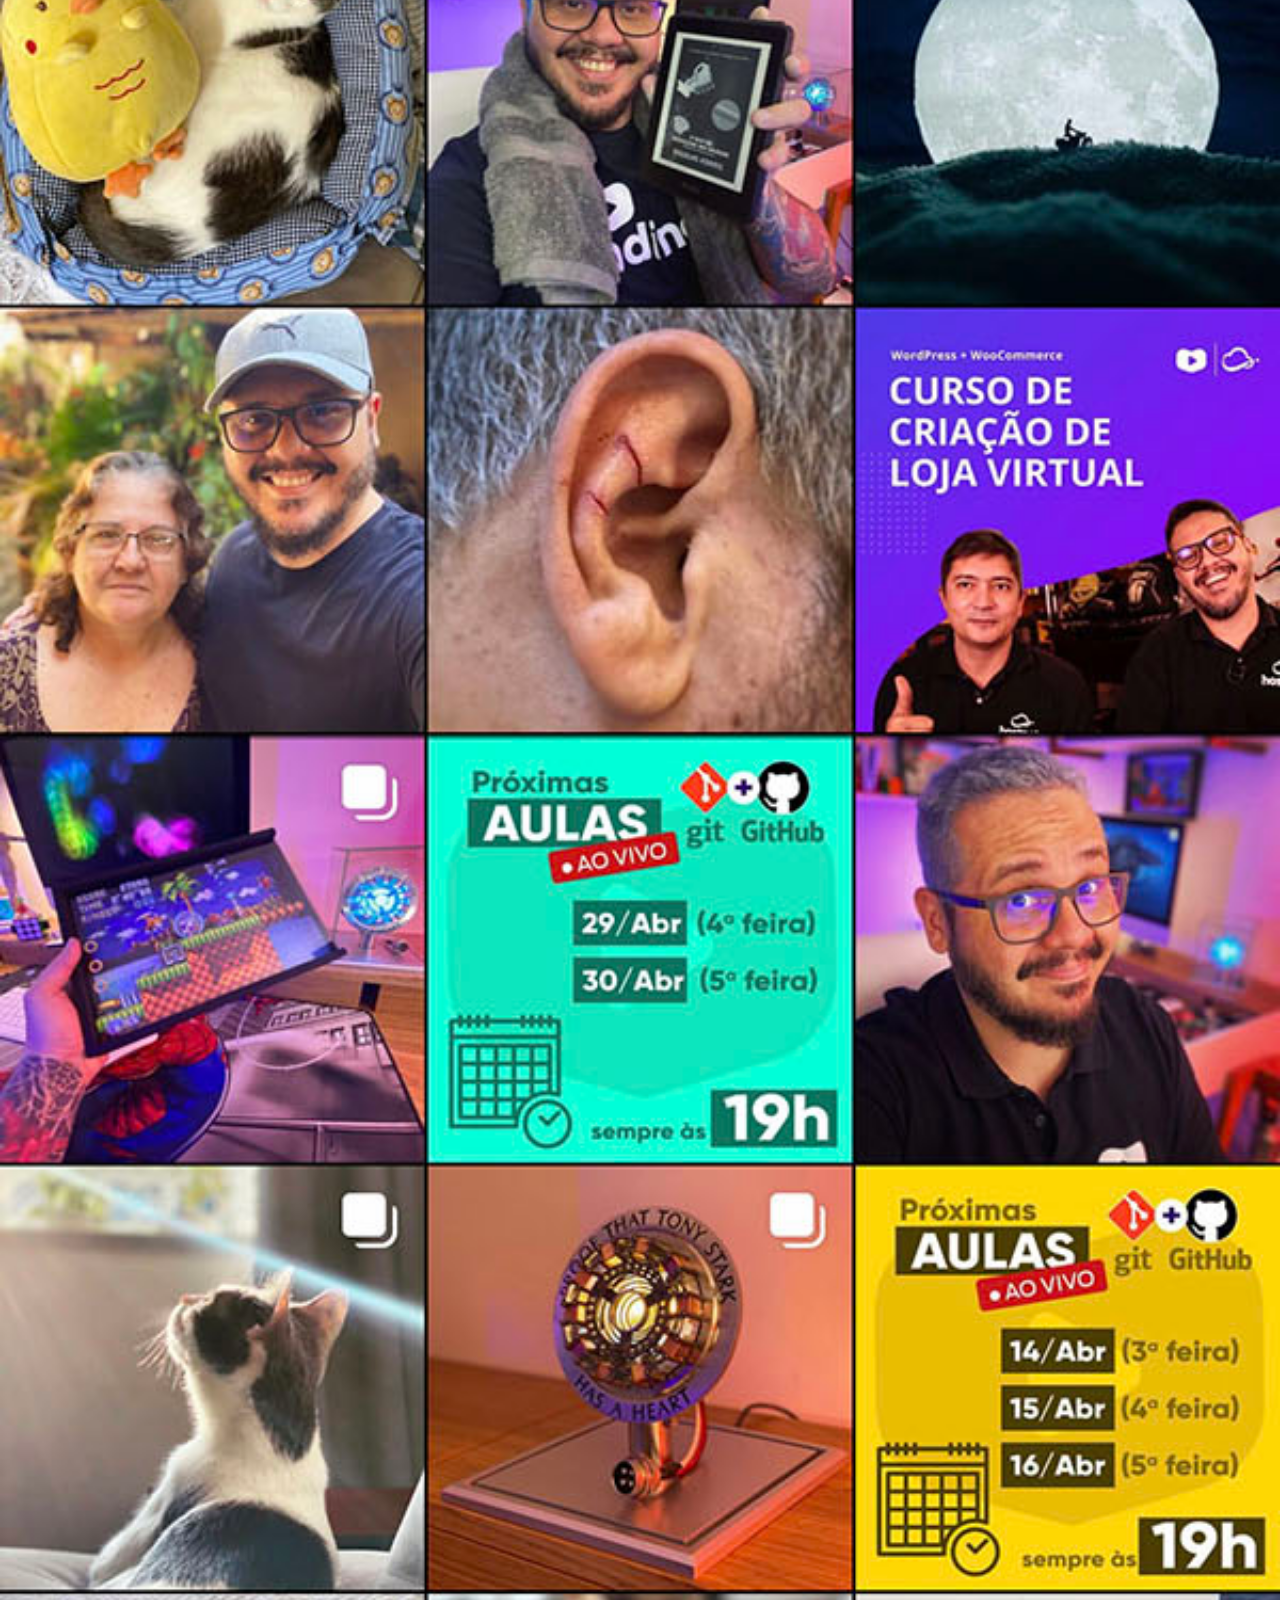
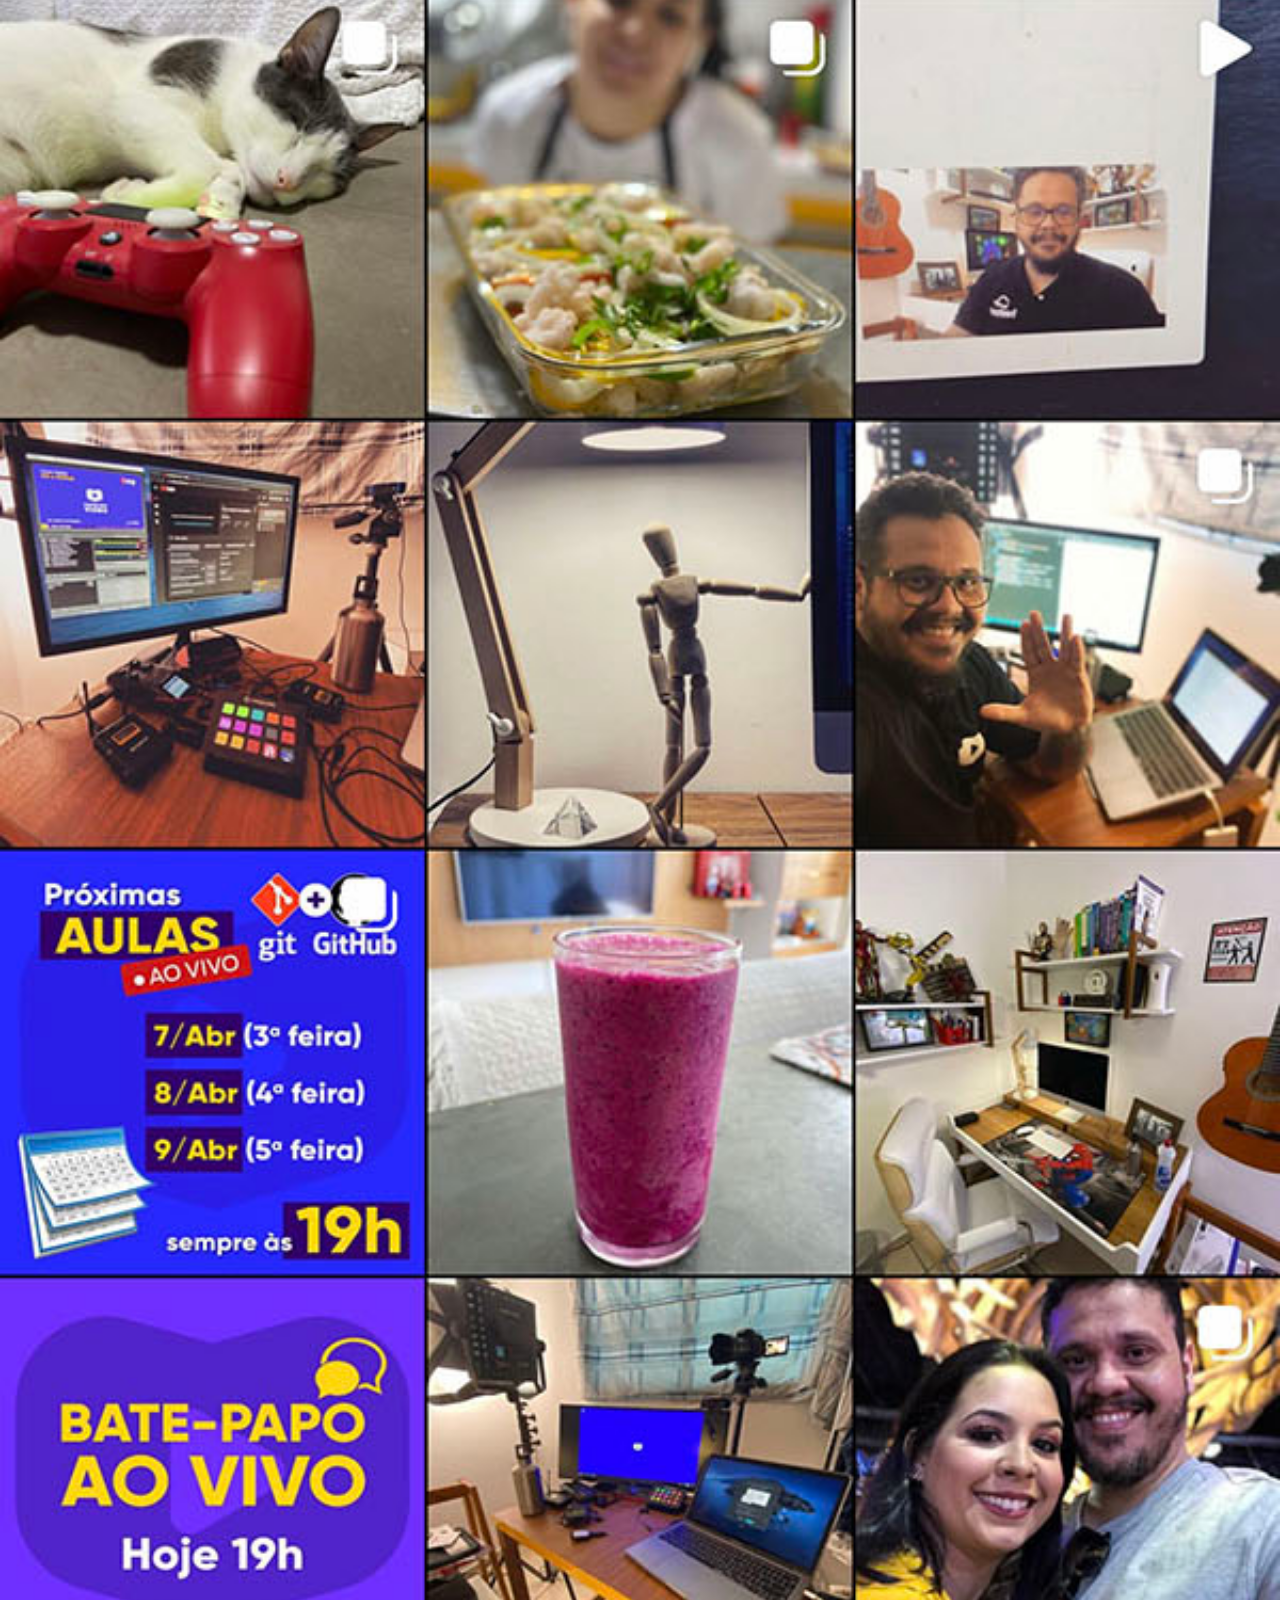
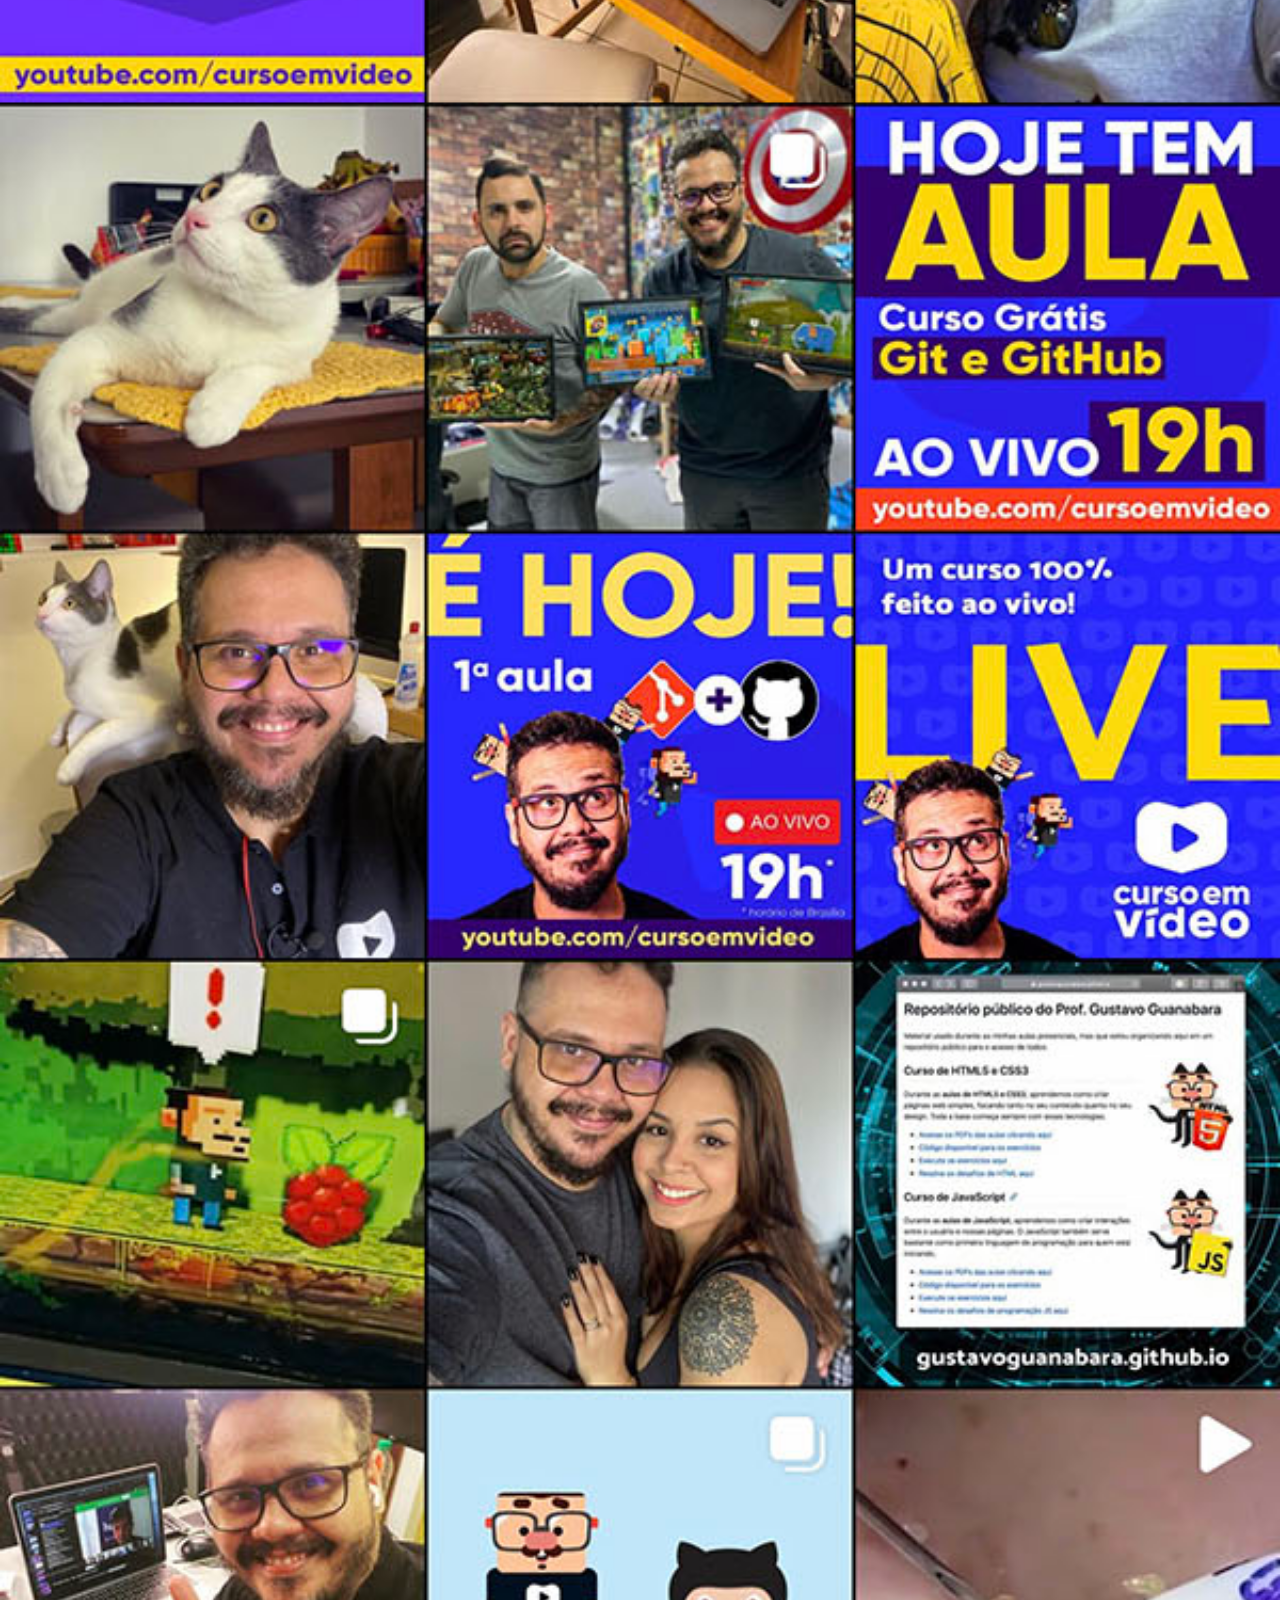
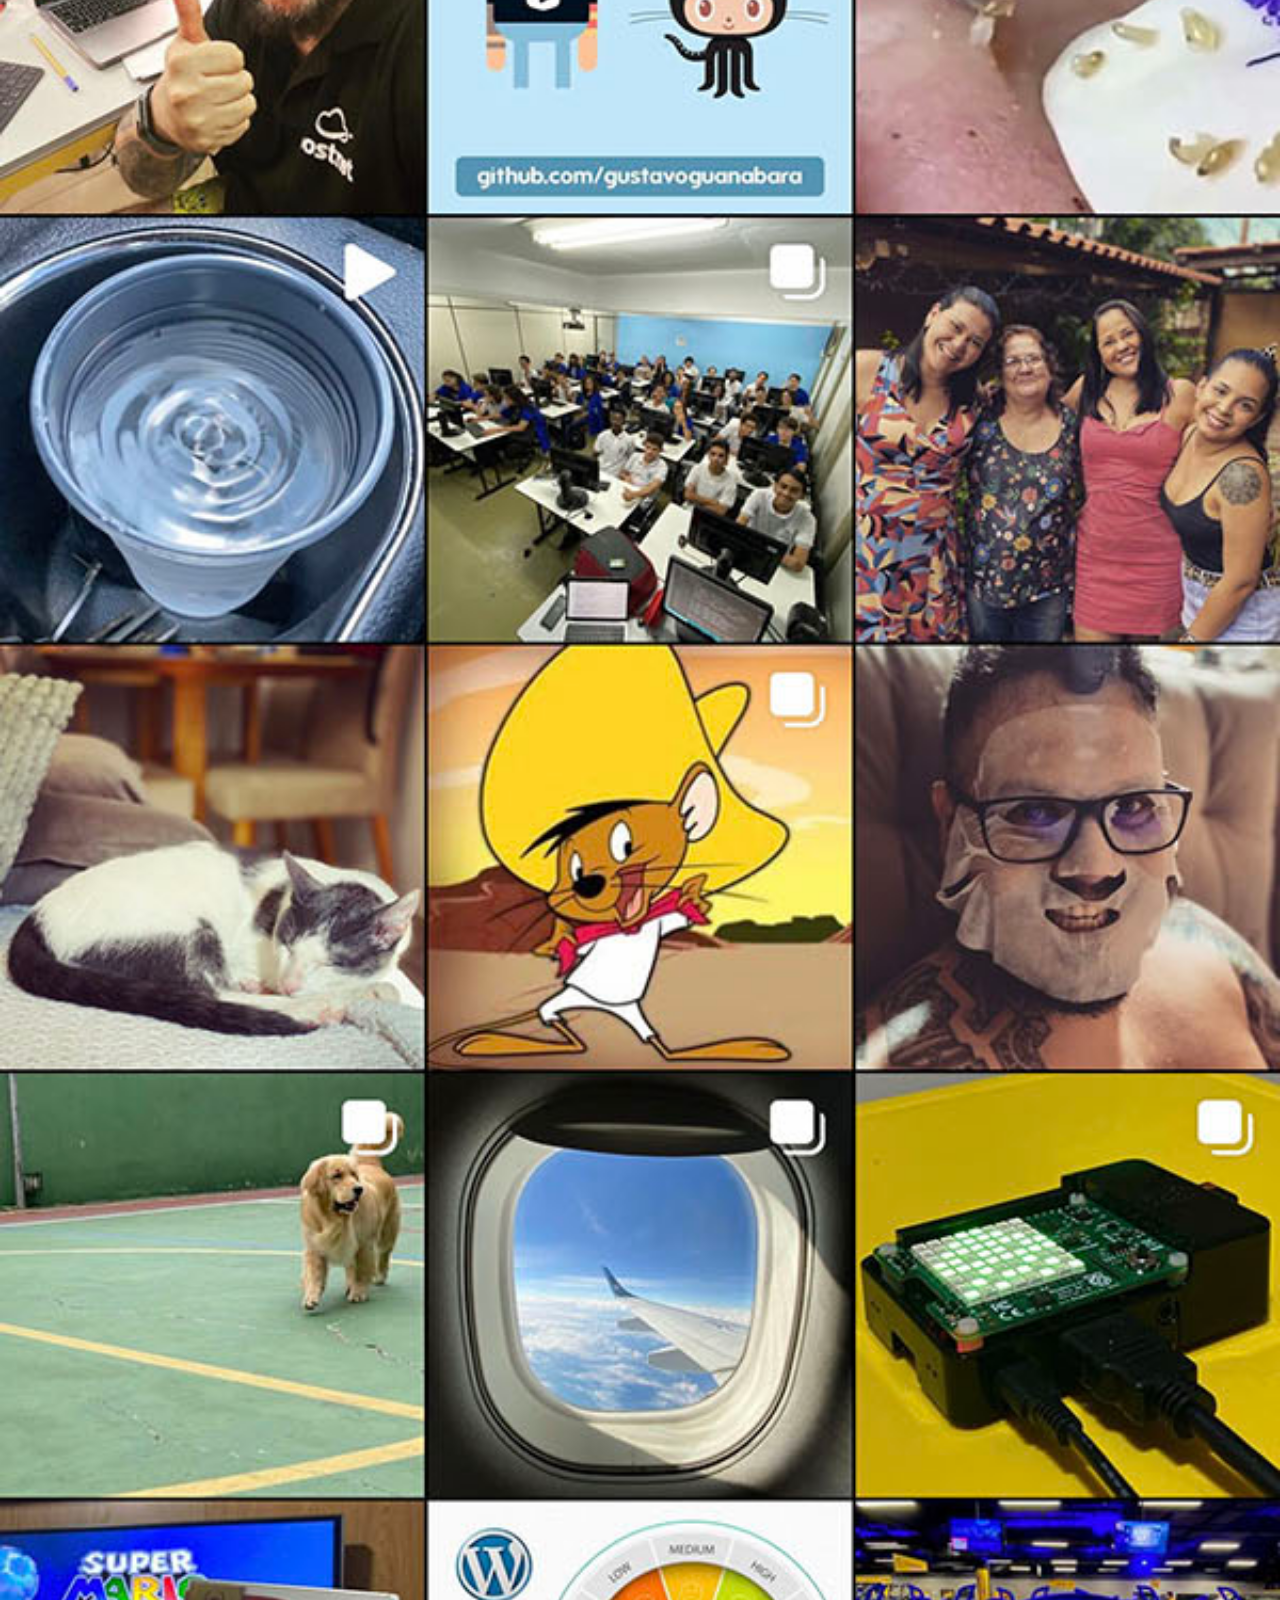
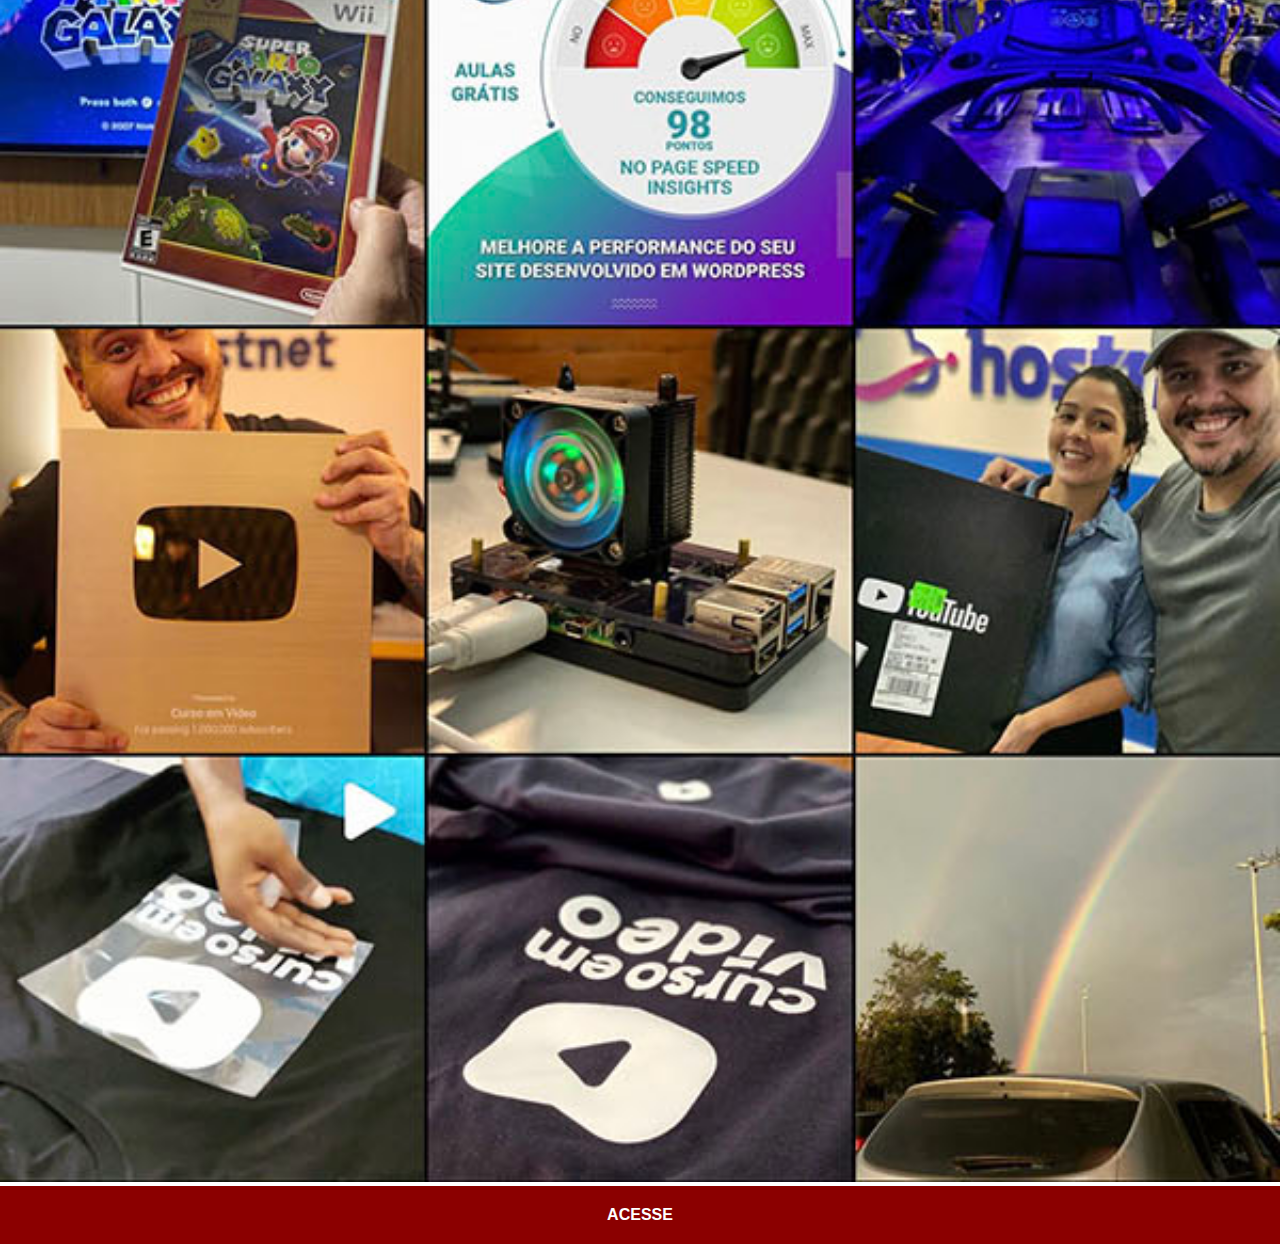
<file: instagram.html>
<!DOCTYPE html>
<html lang="pt-br">
<head>
    <meta charset="UTF-8">
    <meta http-equiv="X-UA-Compatible" content="IE=edge">
    <meta name="viewport" content="width=device-width, initial-scale=1.0">
    <link rel="stylesheet" href="estilos/tela.css">
    <title>instagram</title>
</head>
<body>
    <img src="imagens/tela-instagram.jpg" alt="instagram">
    <a href="https://instagram.com/gustavoguanabara/" target="_blank">ACESSE</a>
</body>
</html>
</file>
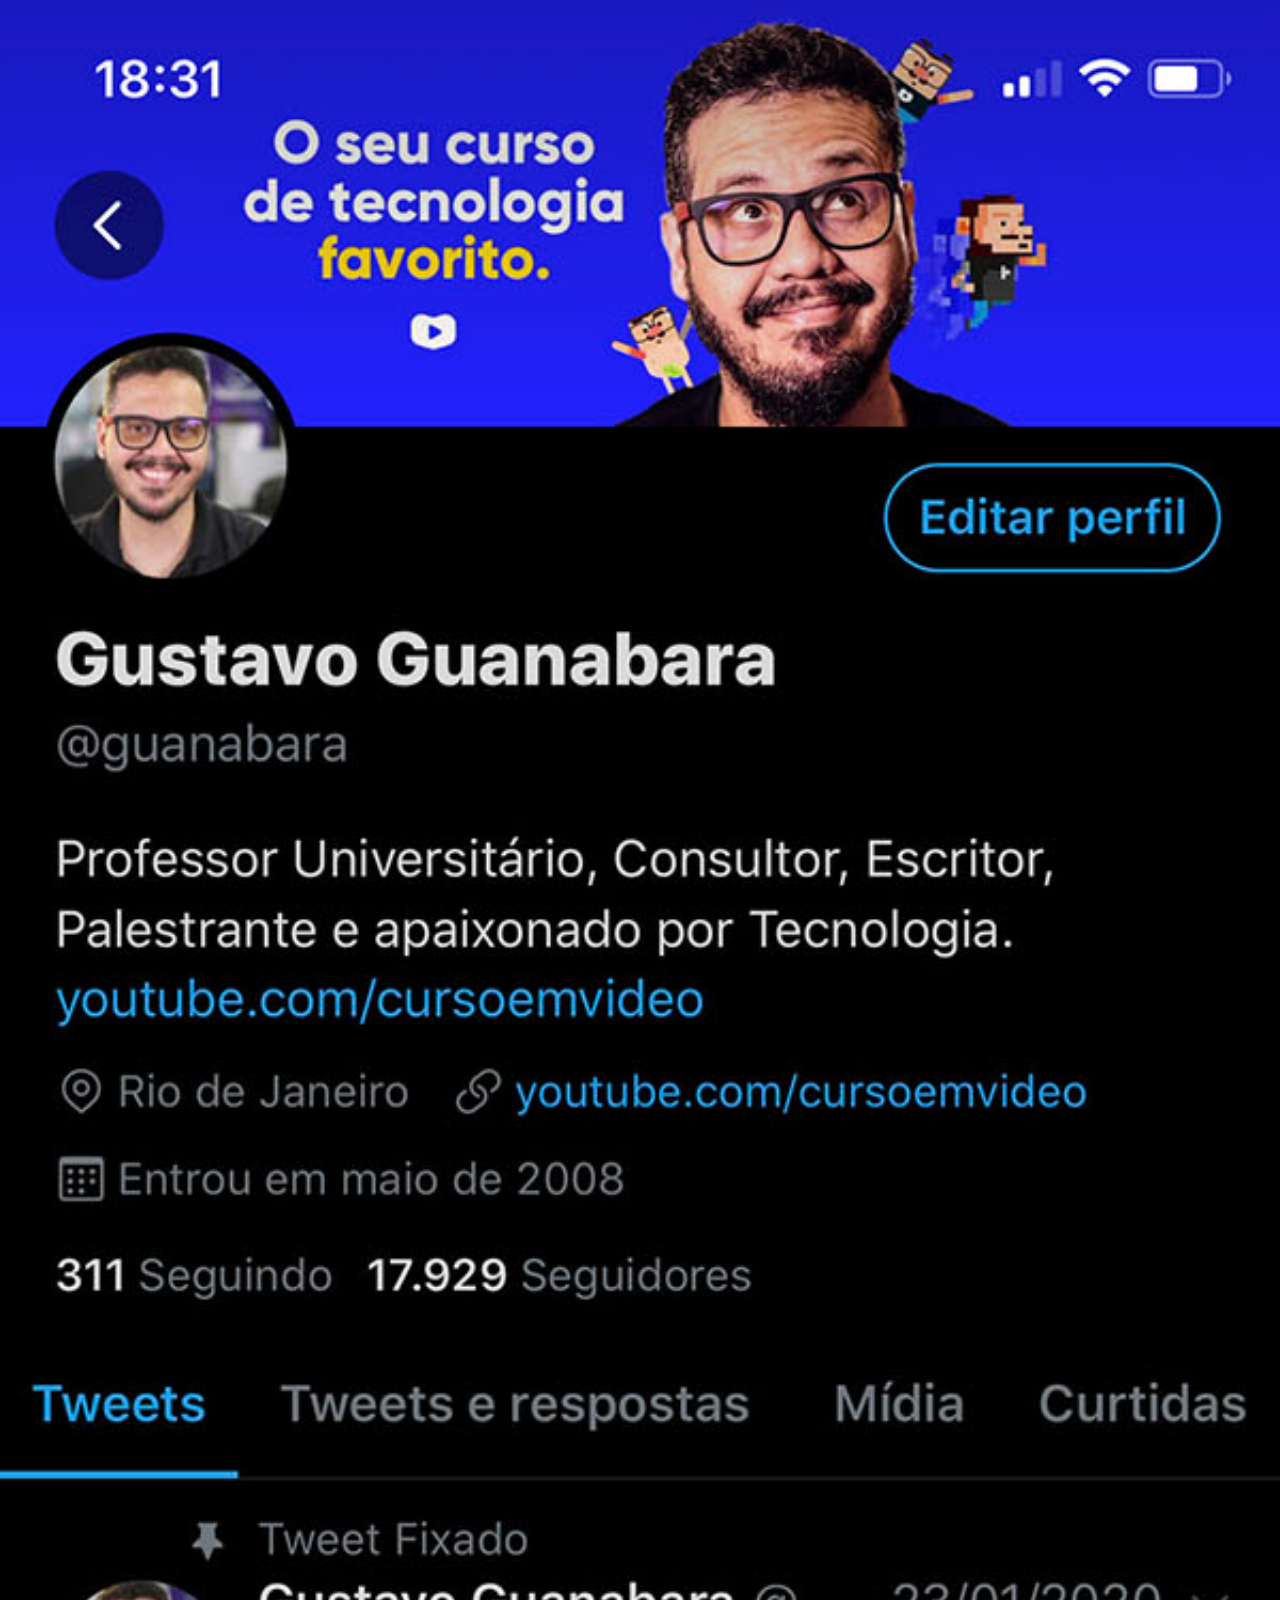
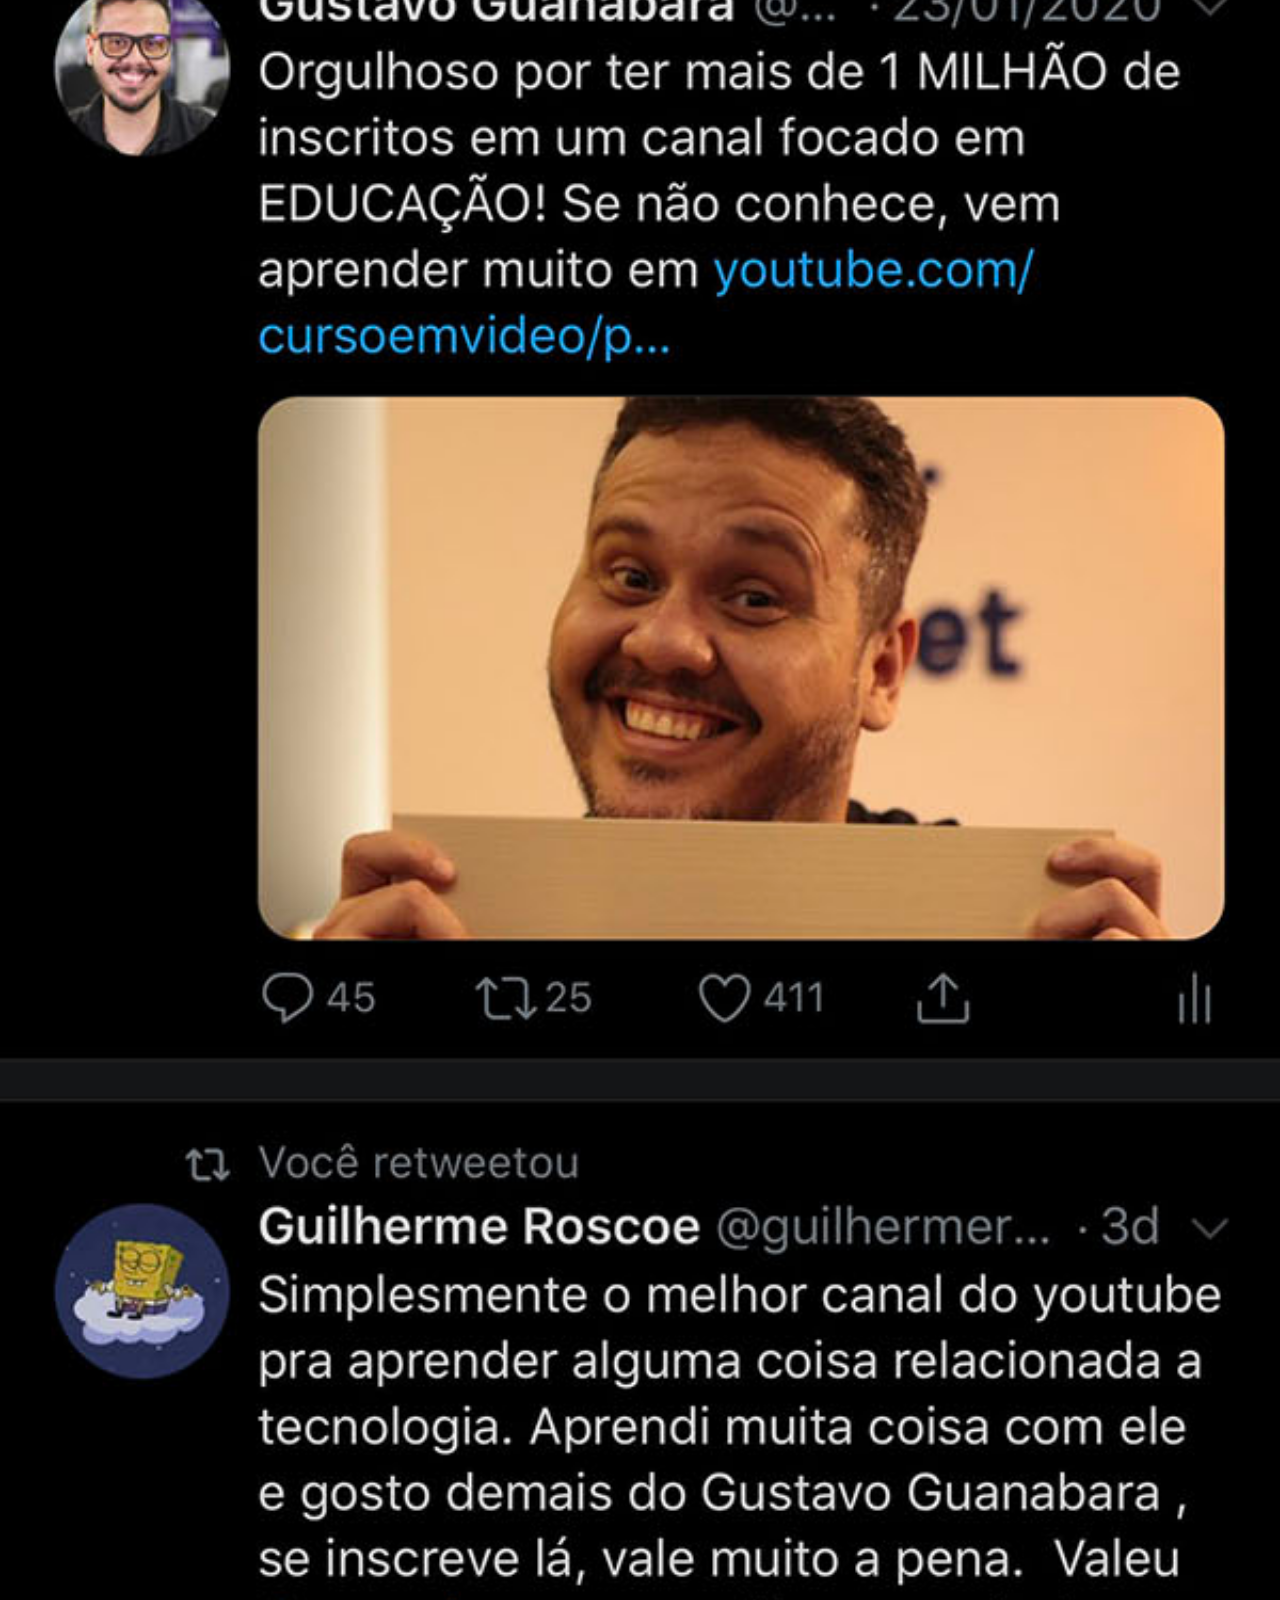
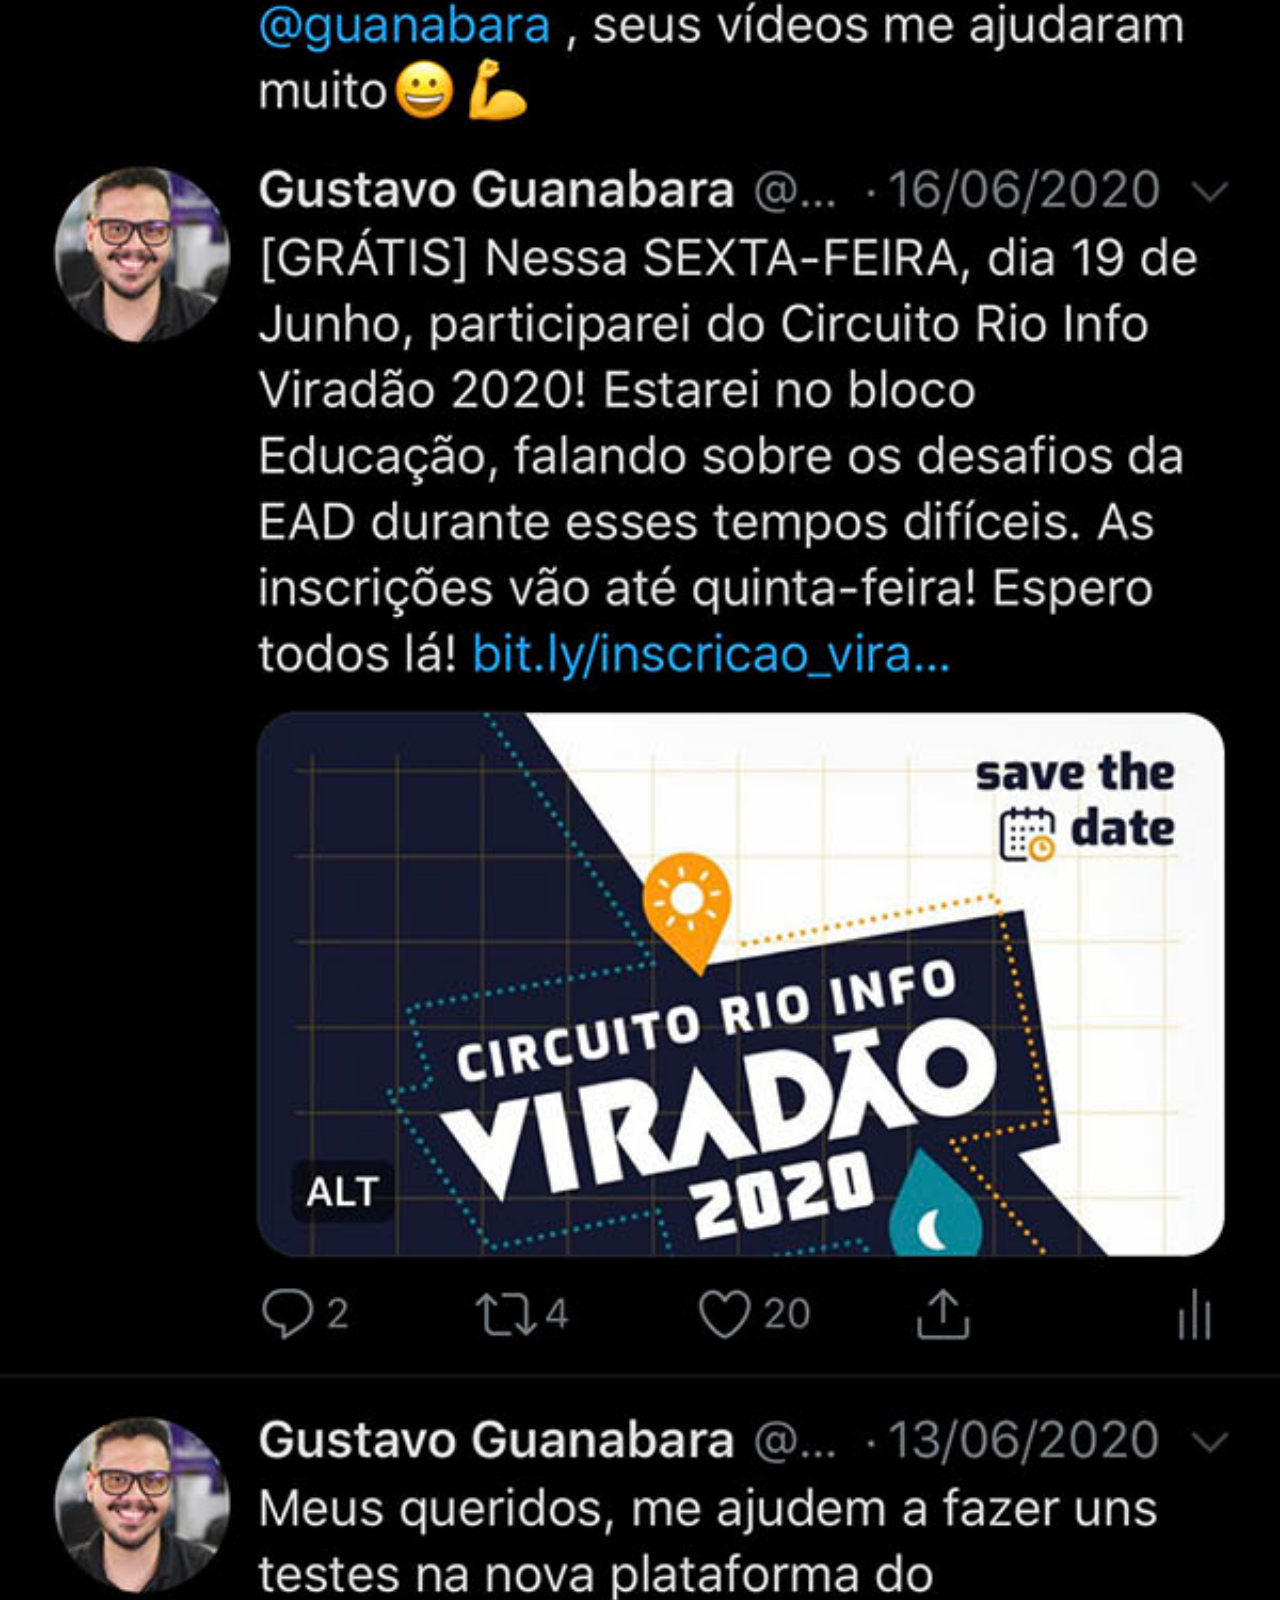
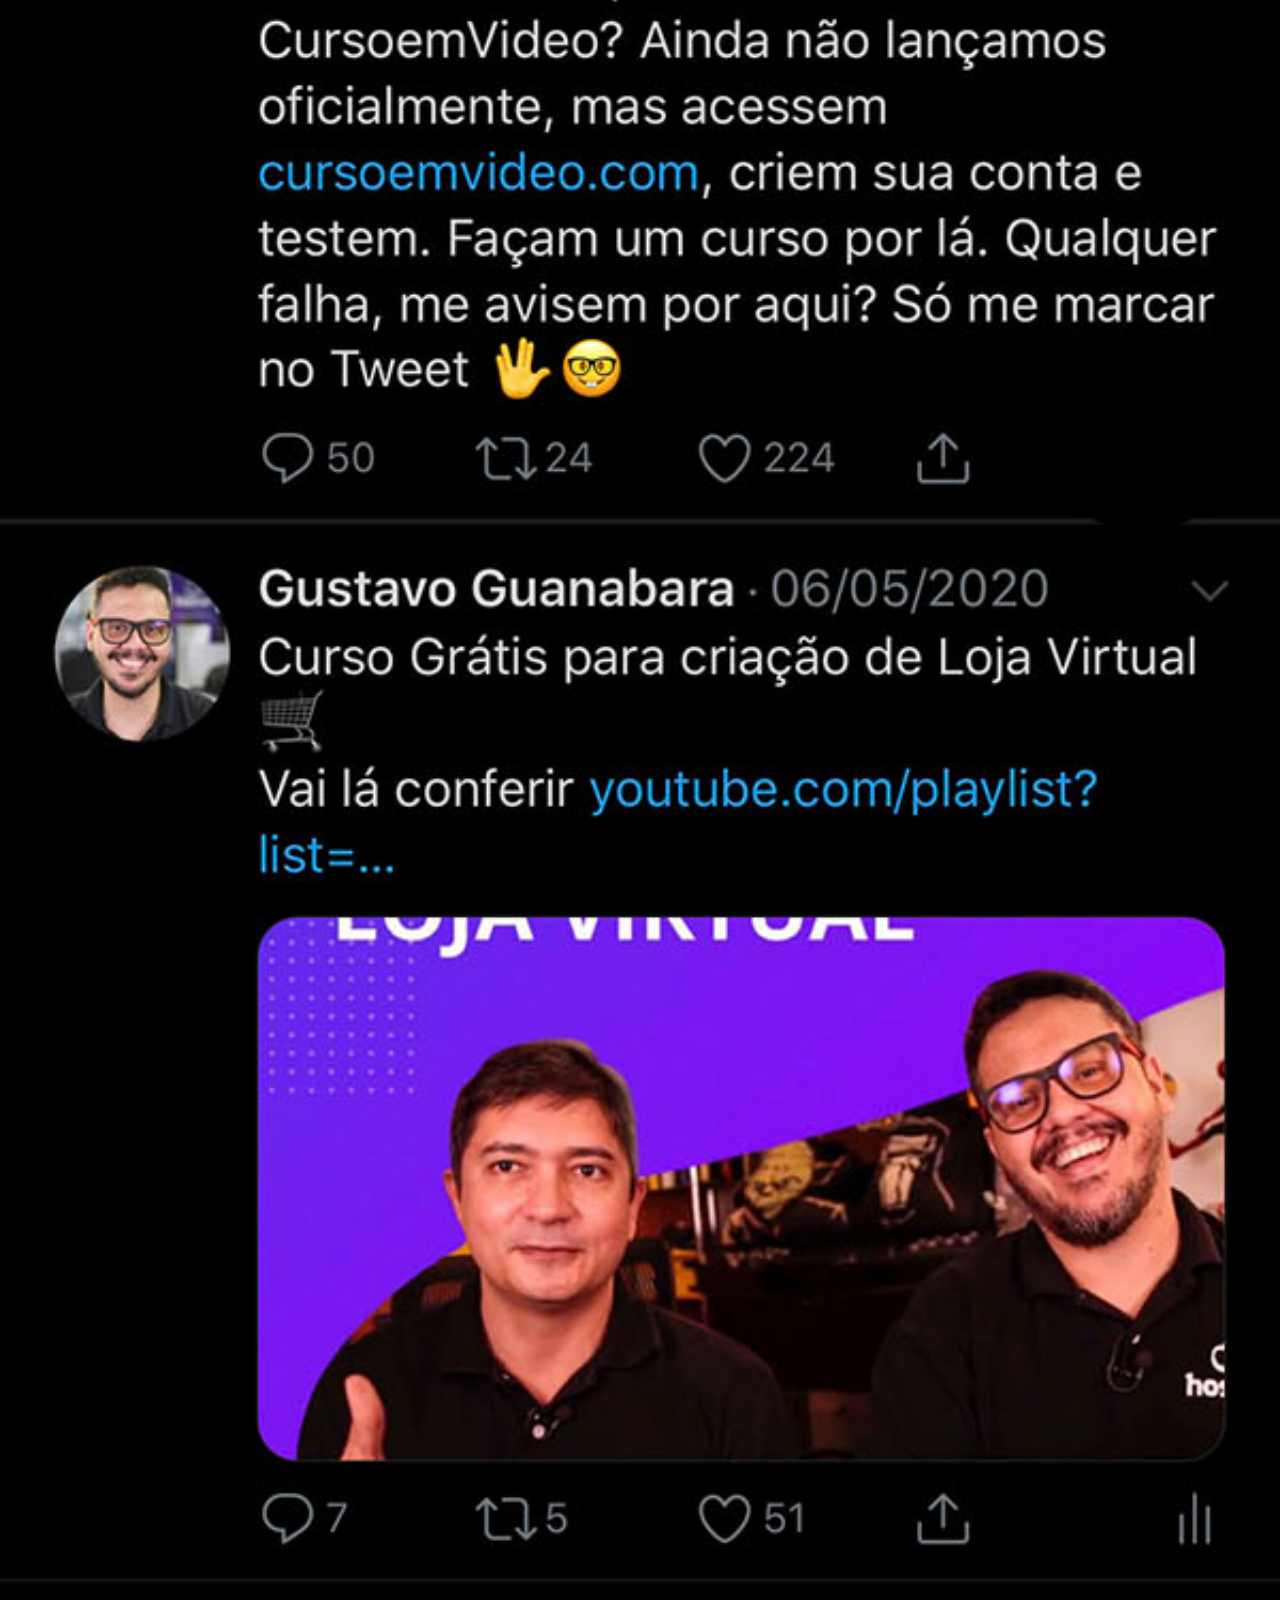
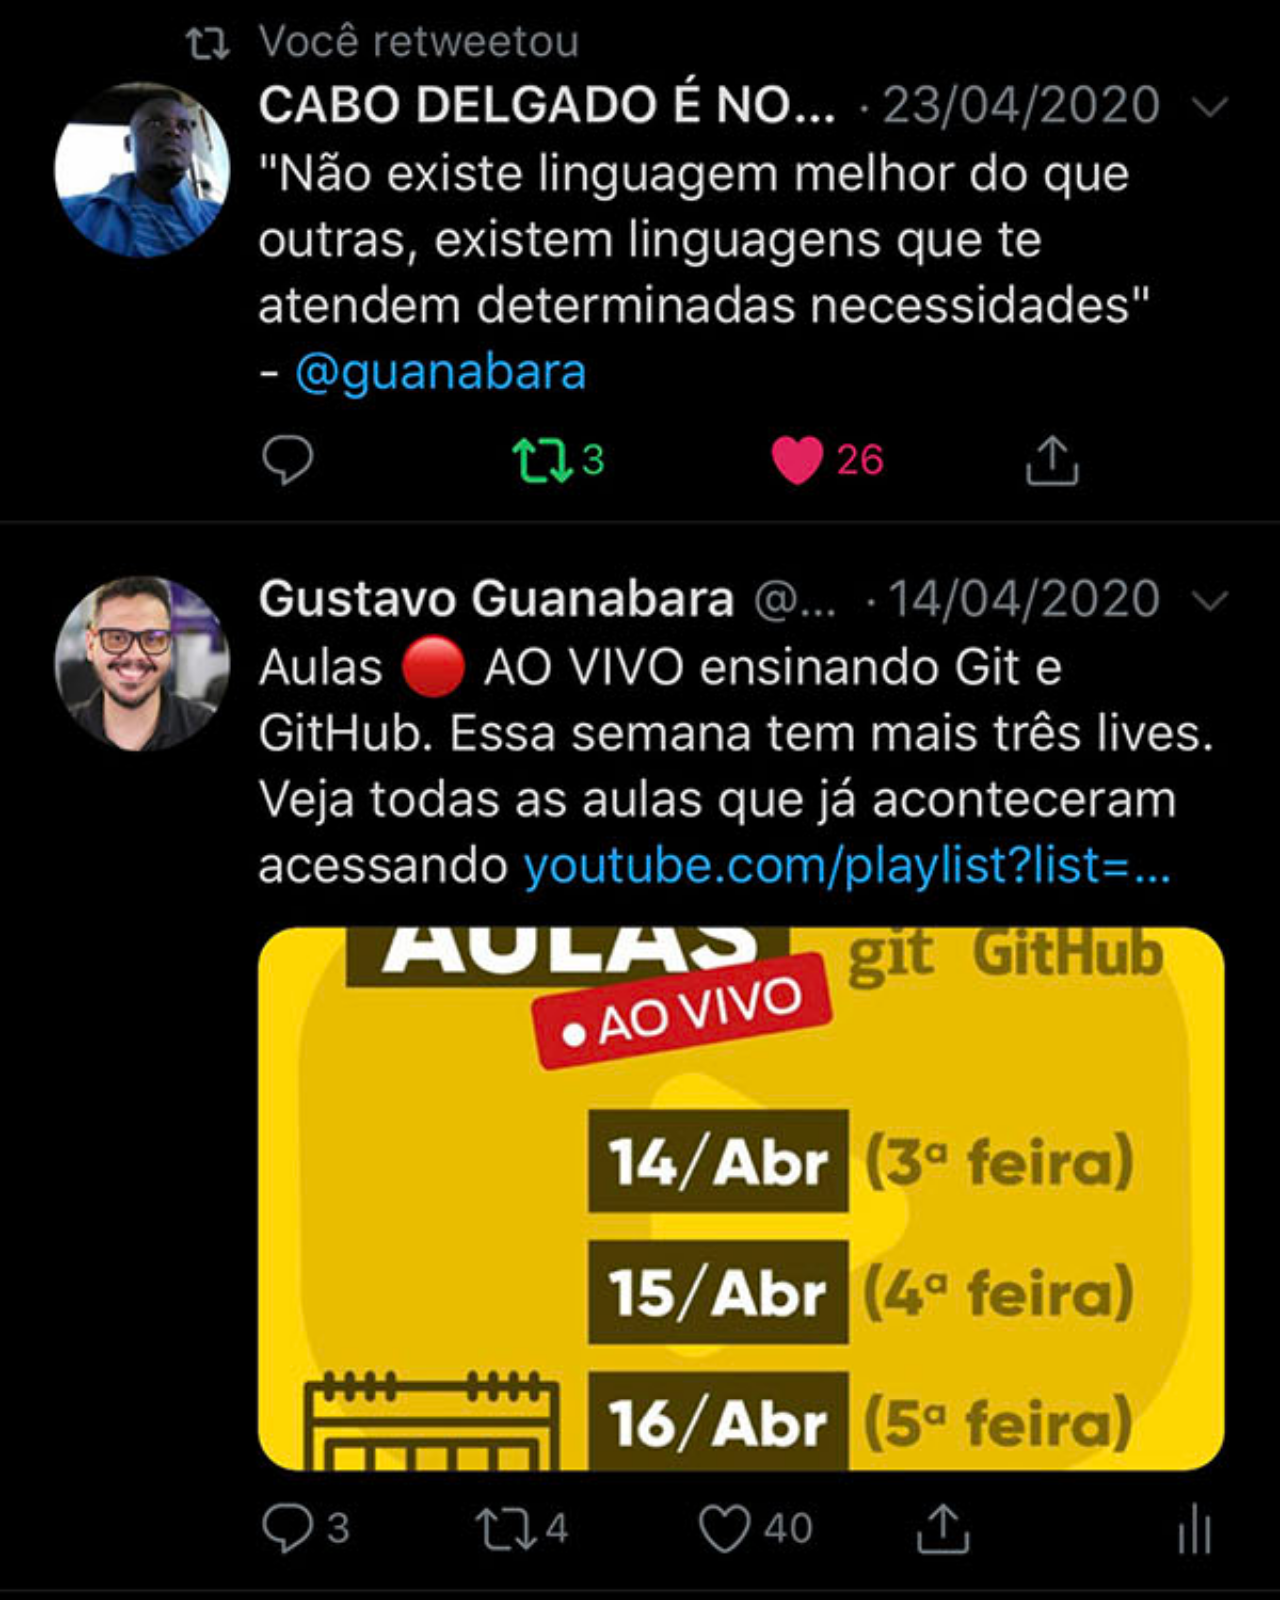
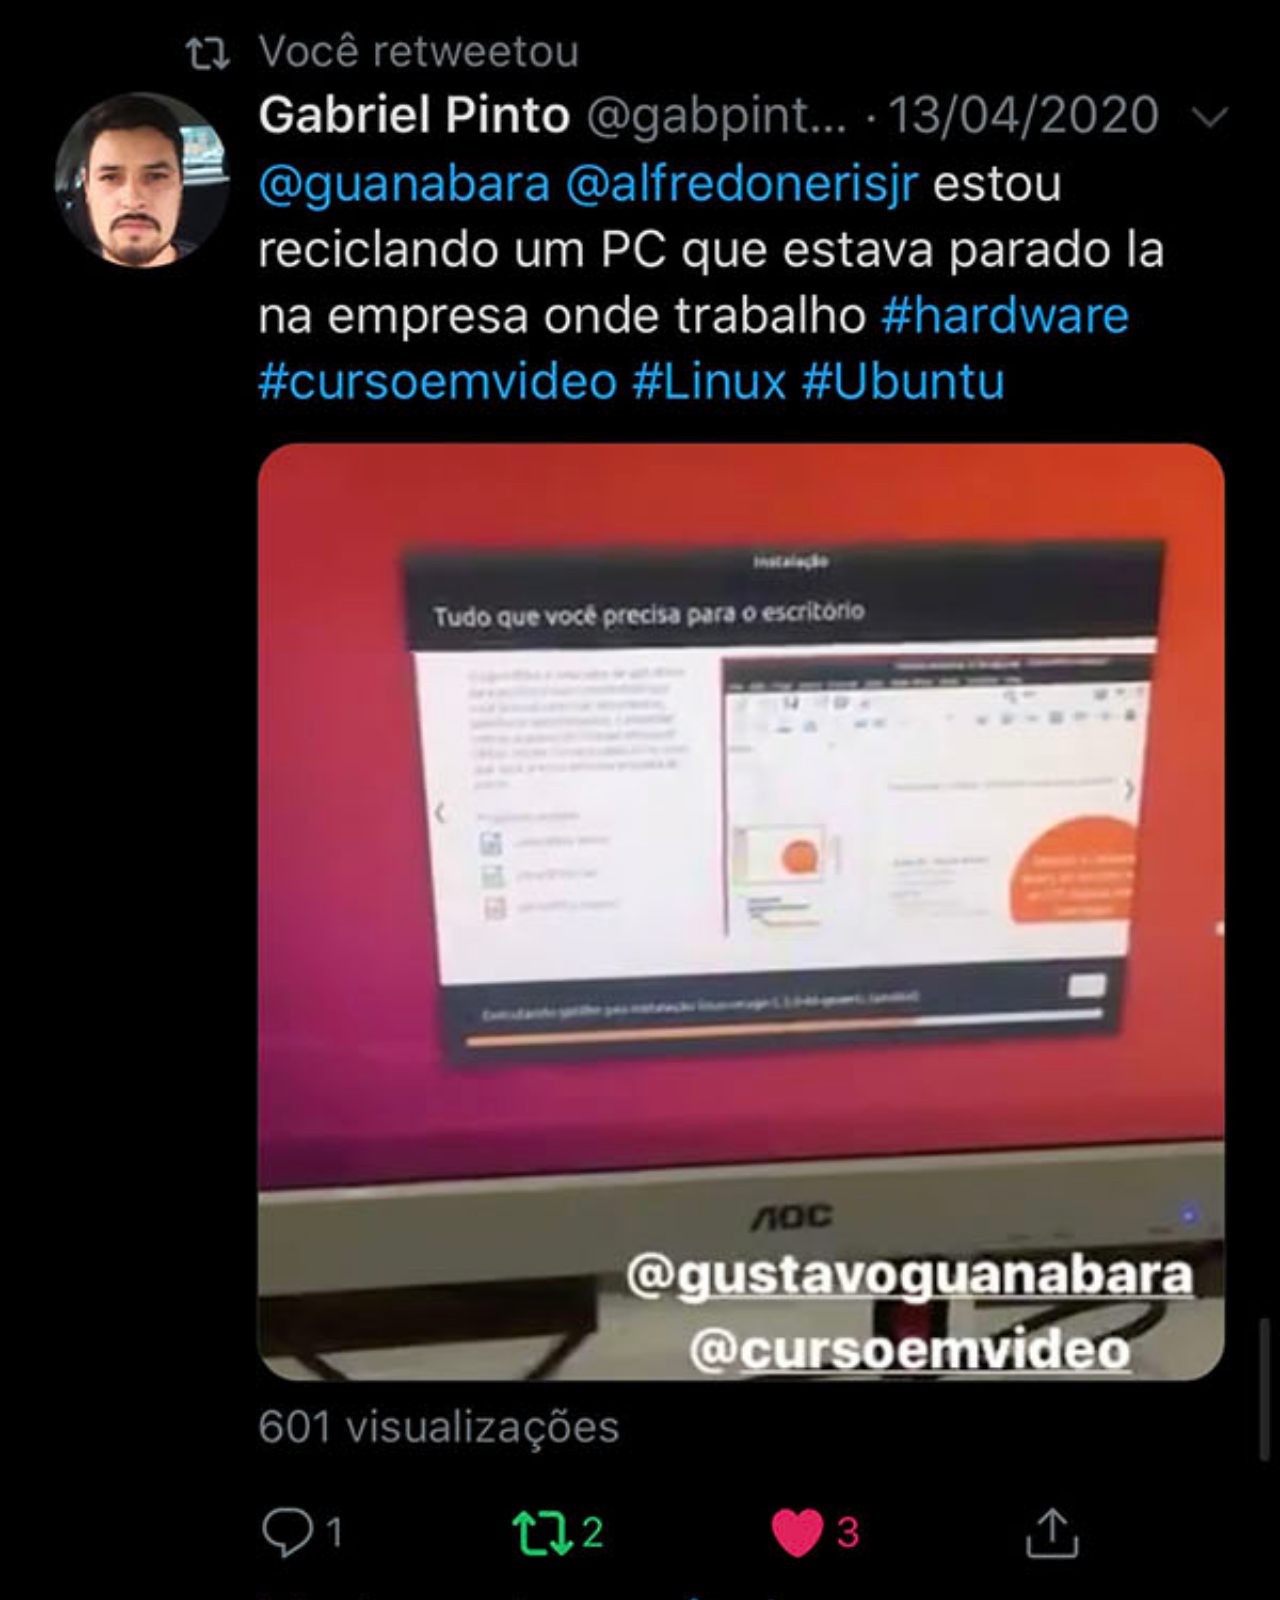
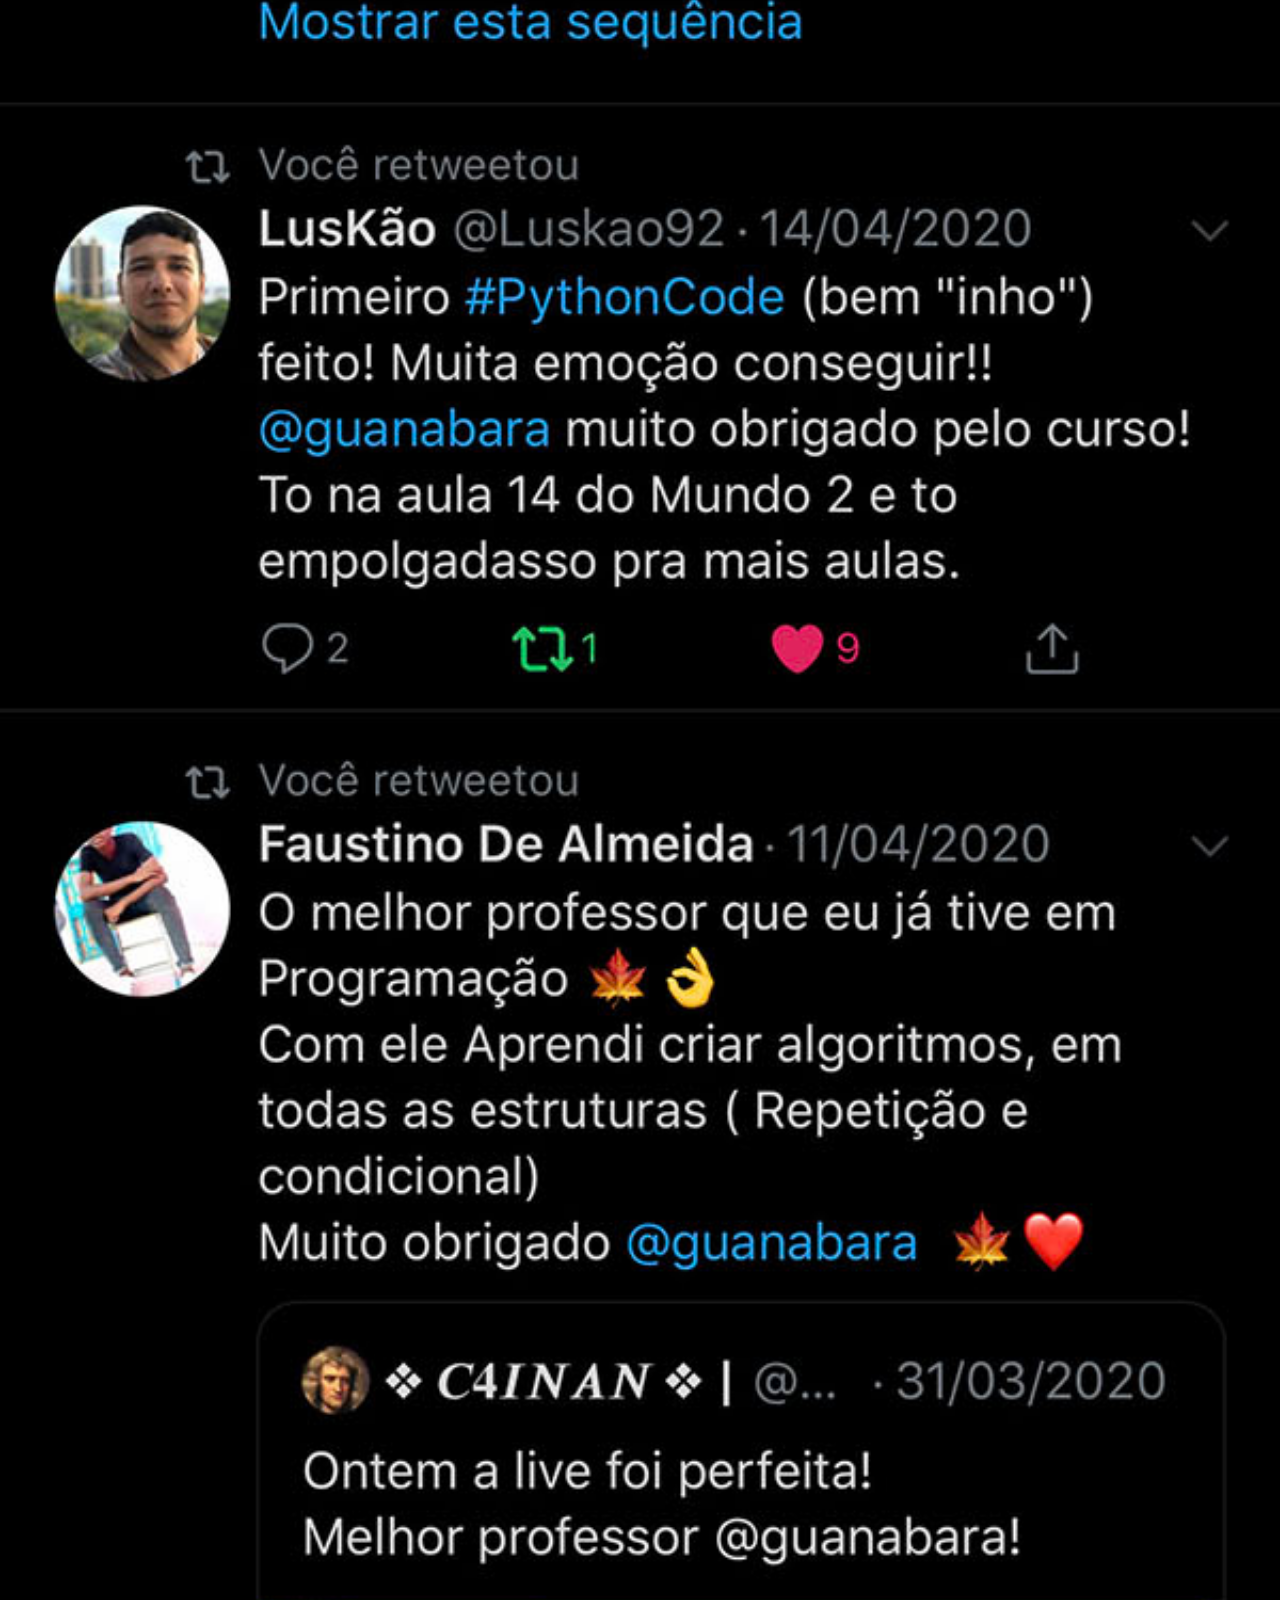
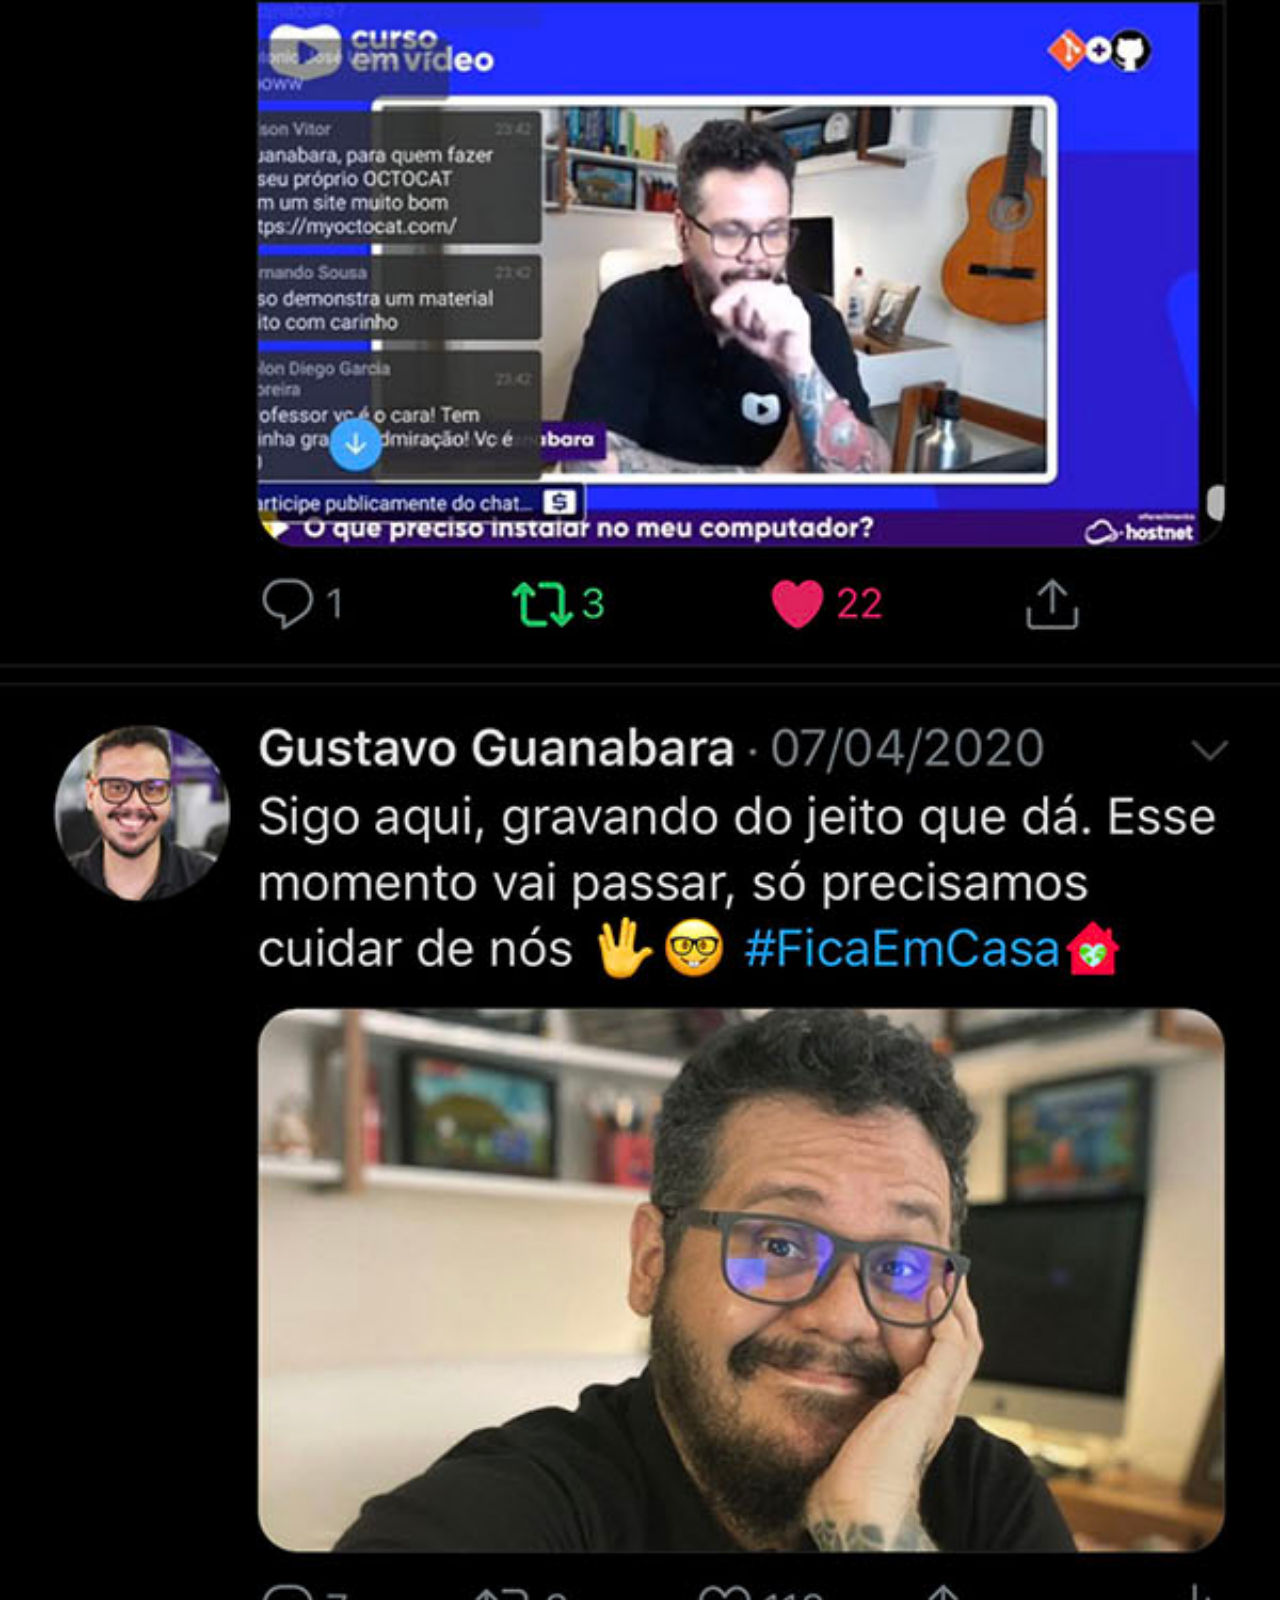
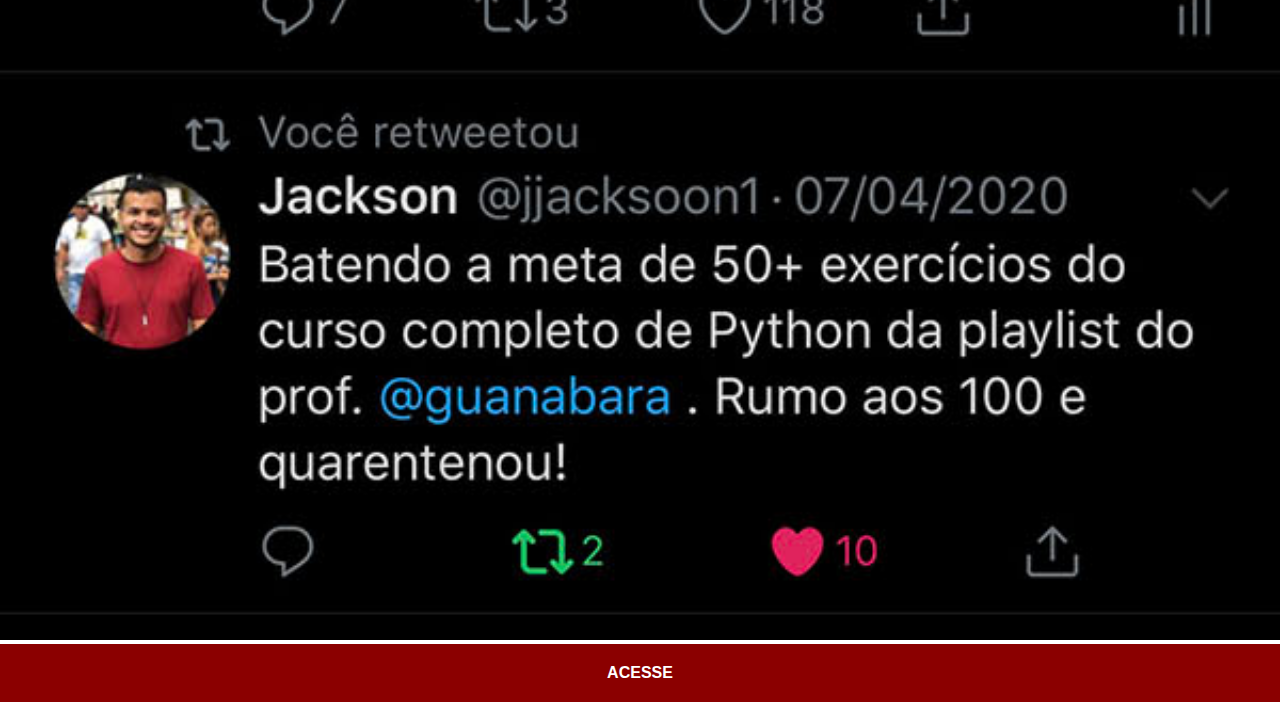
<file: twiter.html>
<!DOCTYPE html>
<html lang="pt-br">
<head>
    <meta charset="UTF-8">
    <meta http-equiv="X-UA-Compatible" content="IE=edge">
    <meta name="viewport" content="width=device-width, initial-scale=1.0">
    <link rel="stylesheet" href="estilos/tela.css">
    <title>twitter</title>
</head>
<body>
    <img src="imagens/tela-twitter.jpg" alt="twitter">
    <a href="#" target="_blank">ACESSE</a>
</body>
</html>
</file>
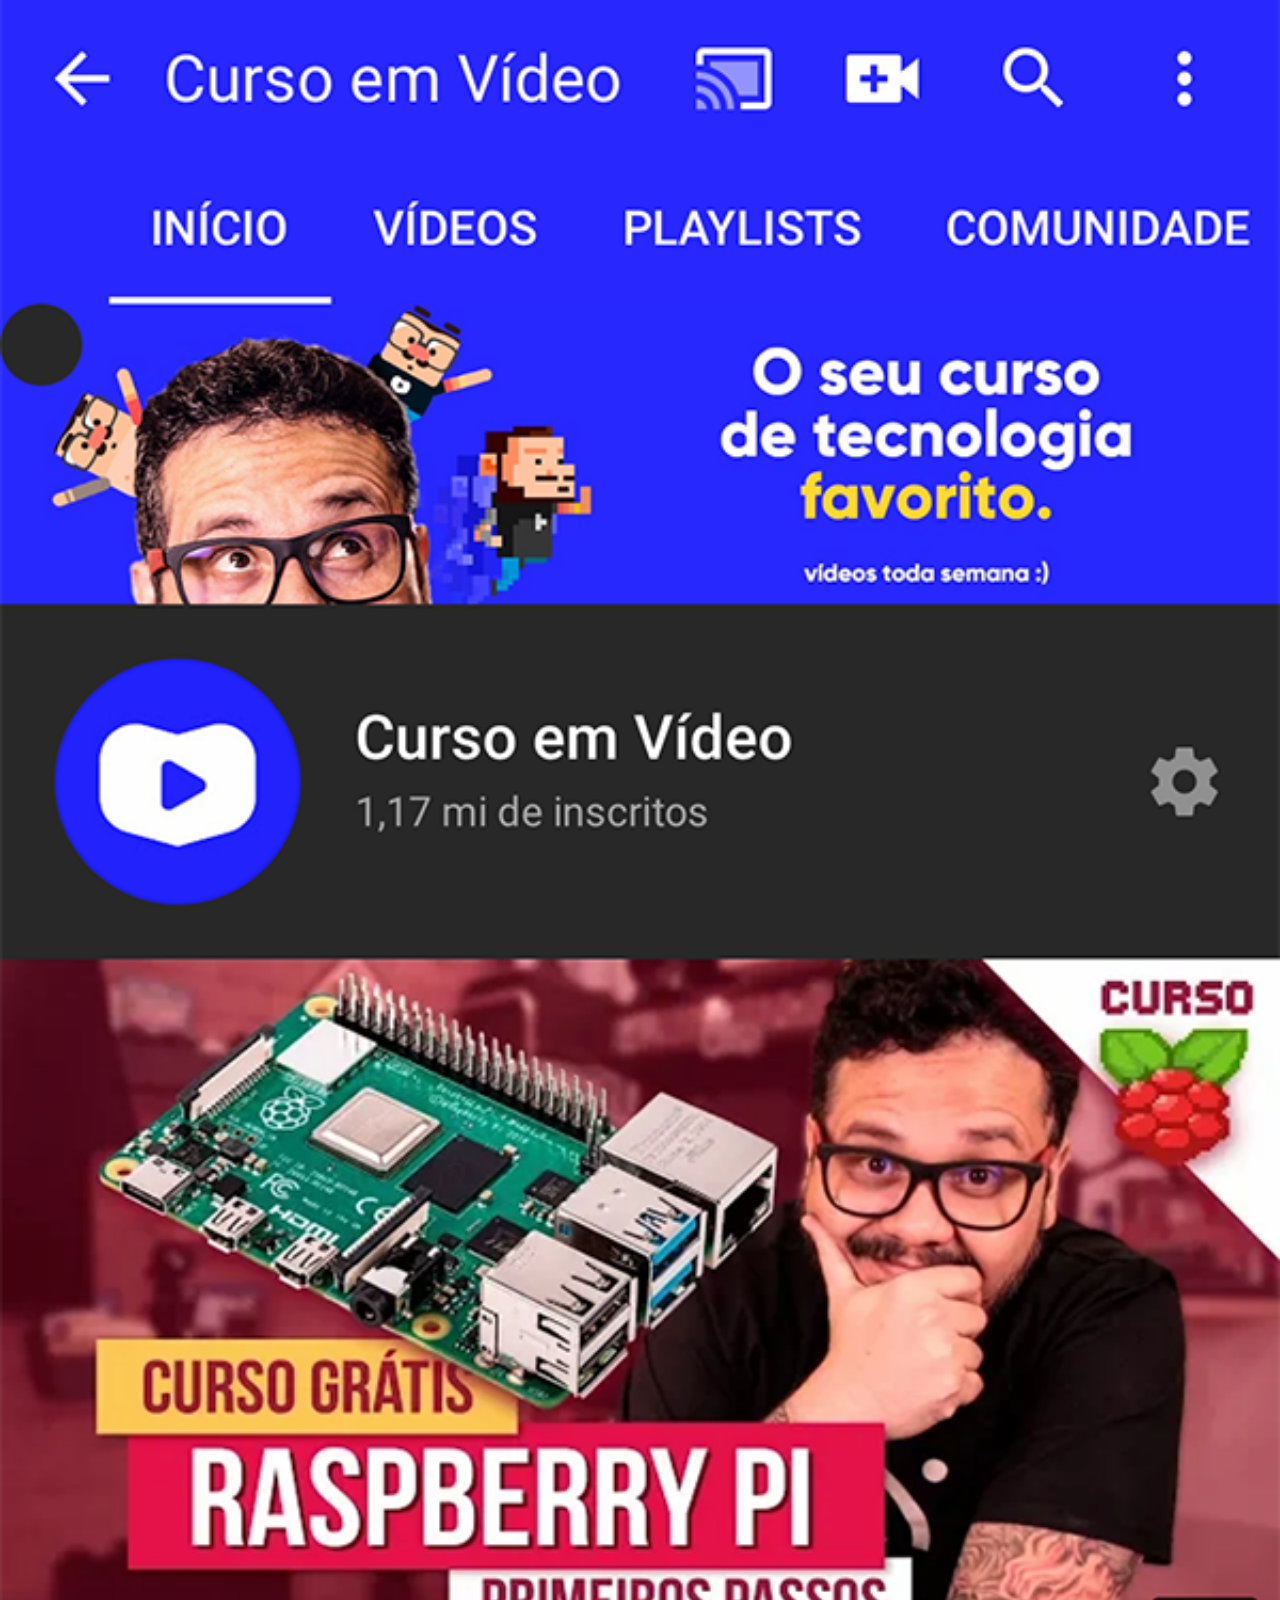
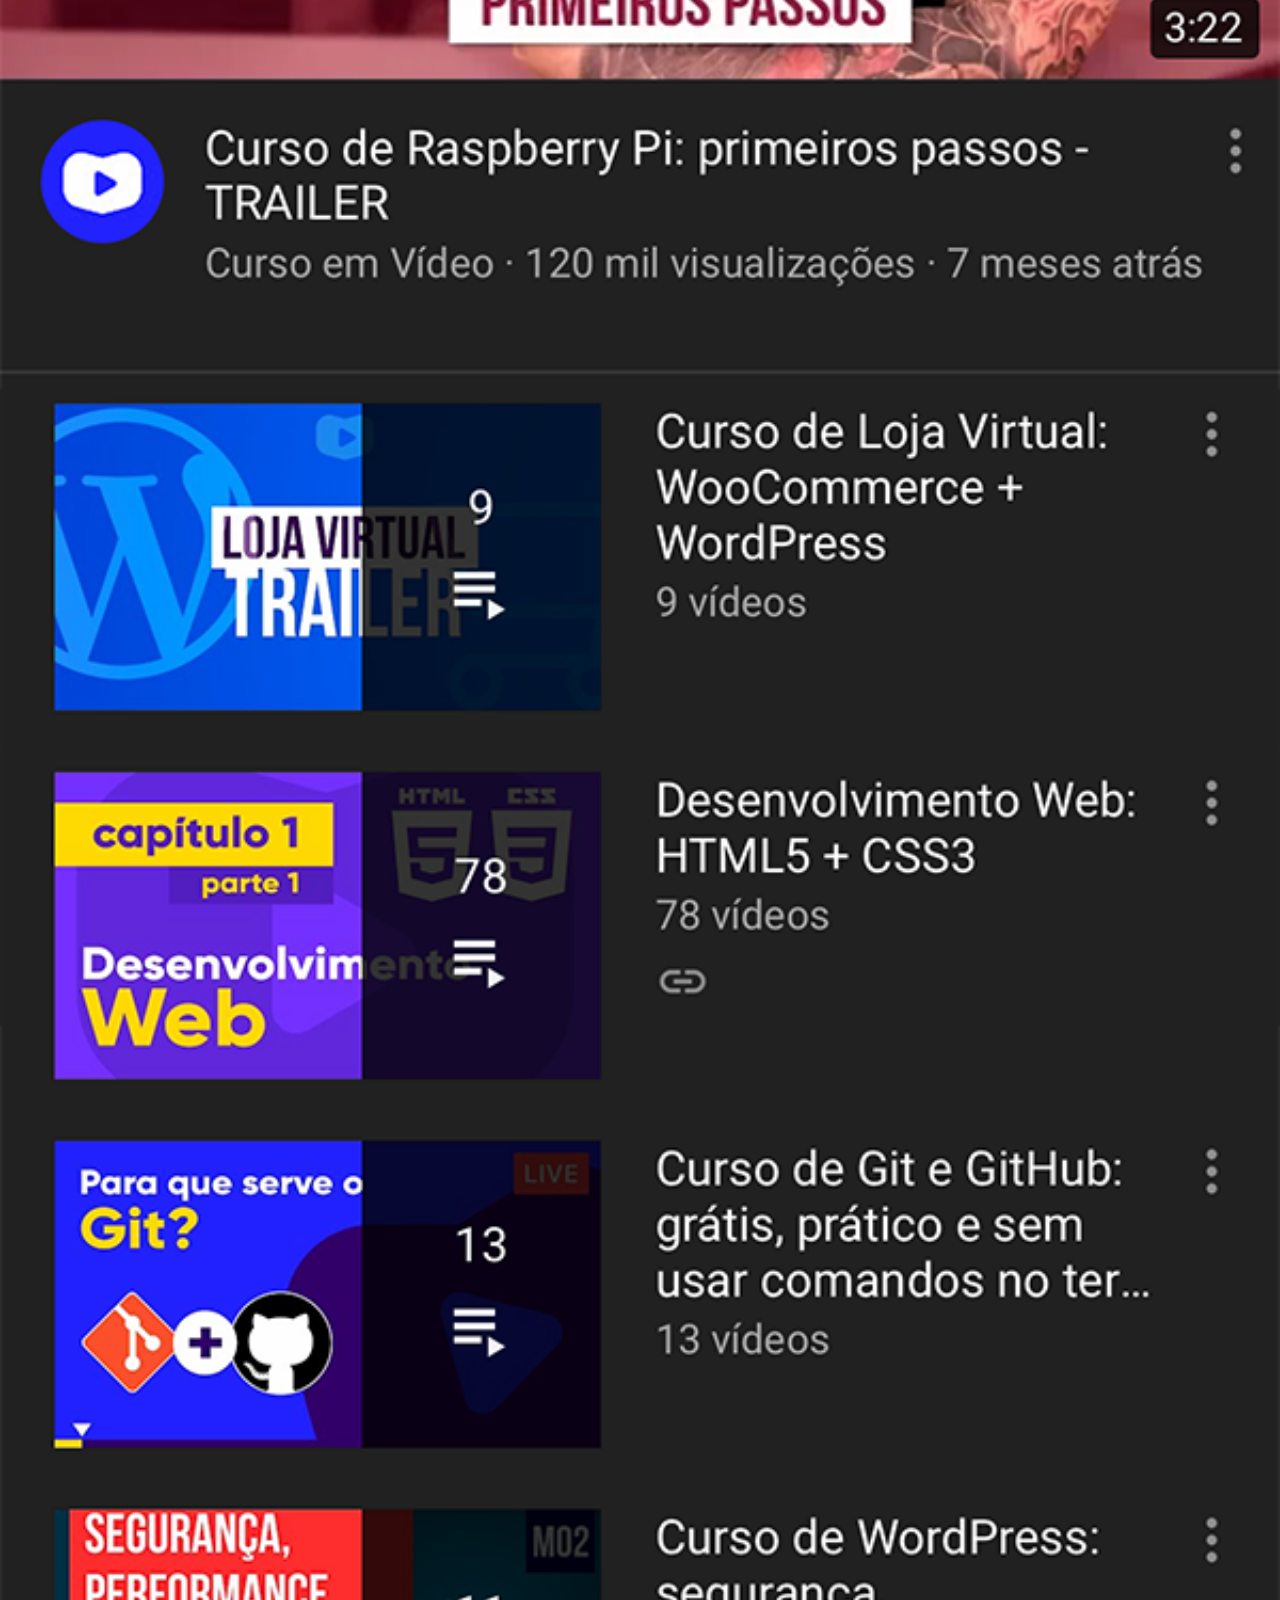
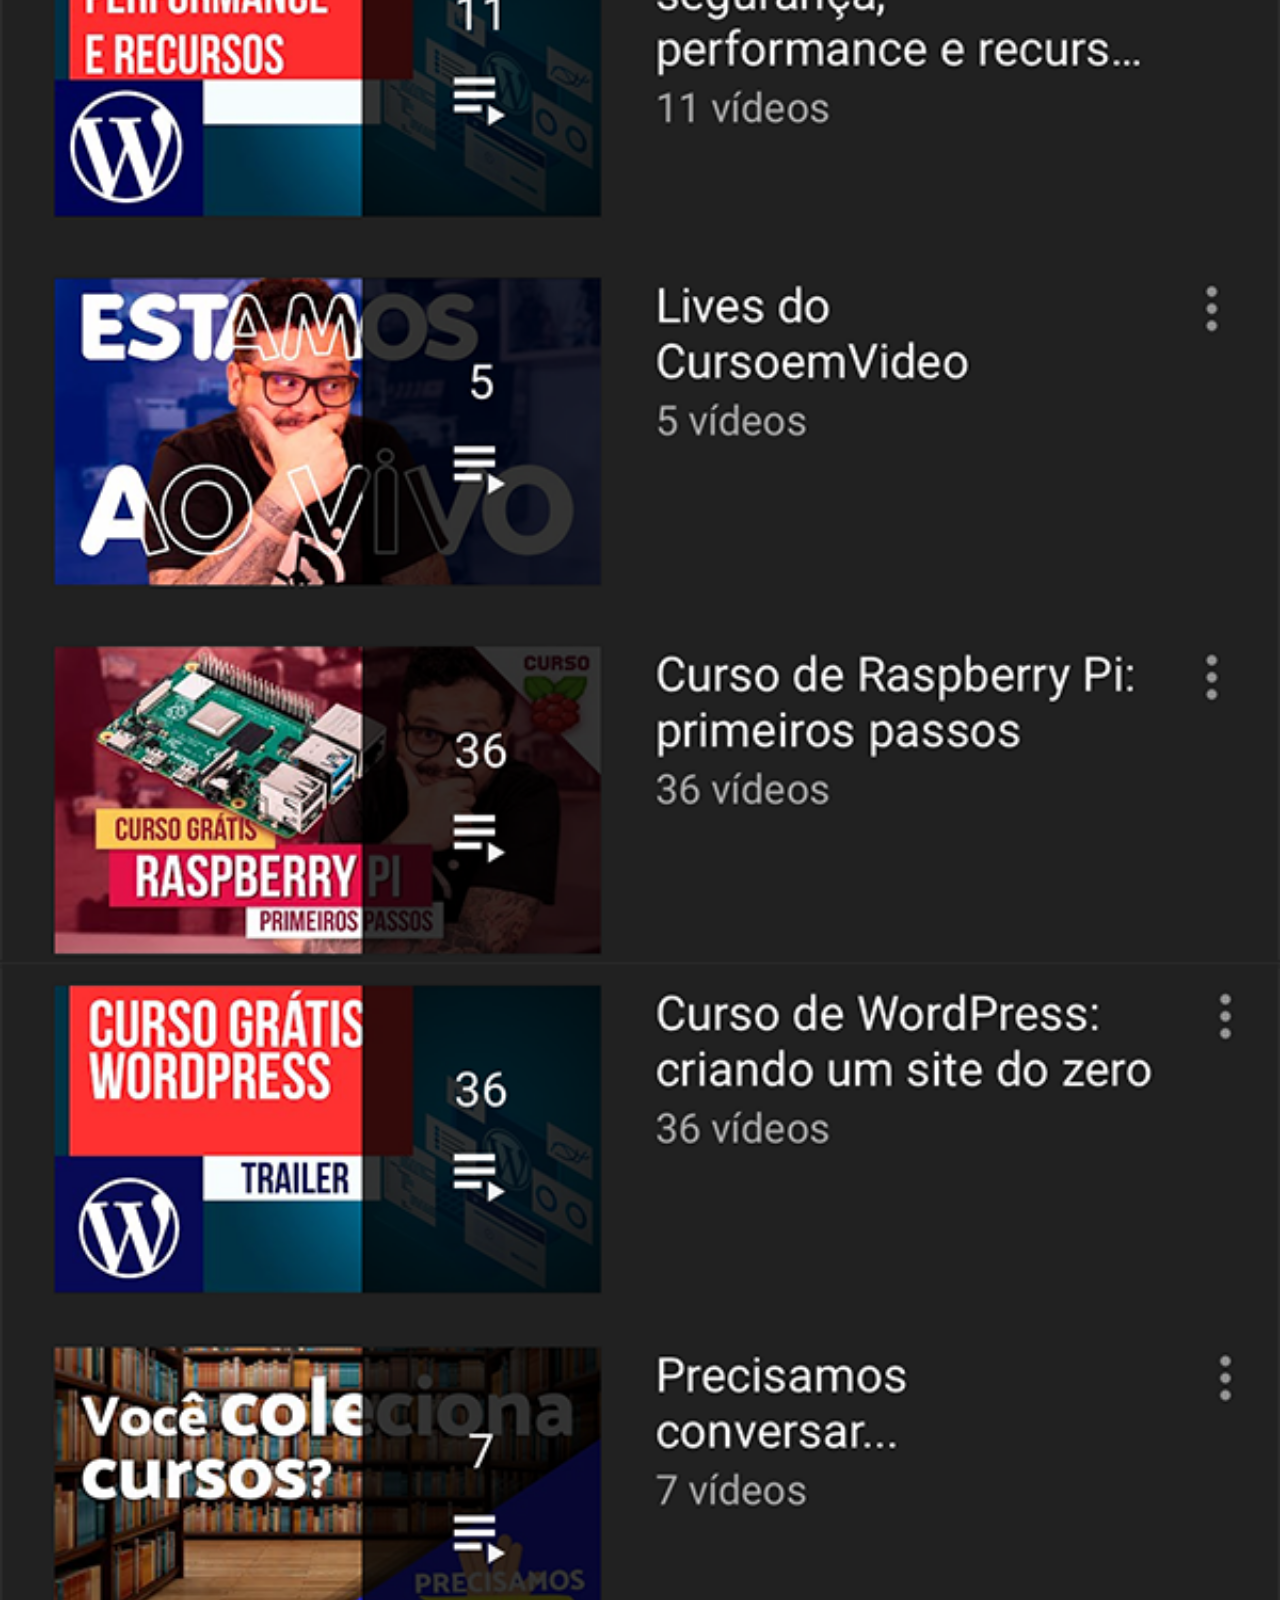
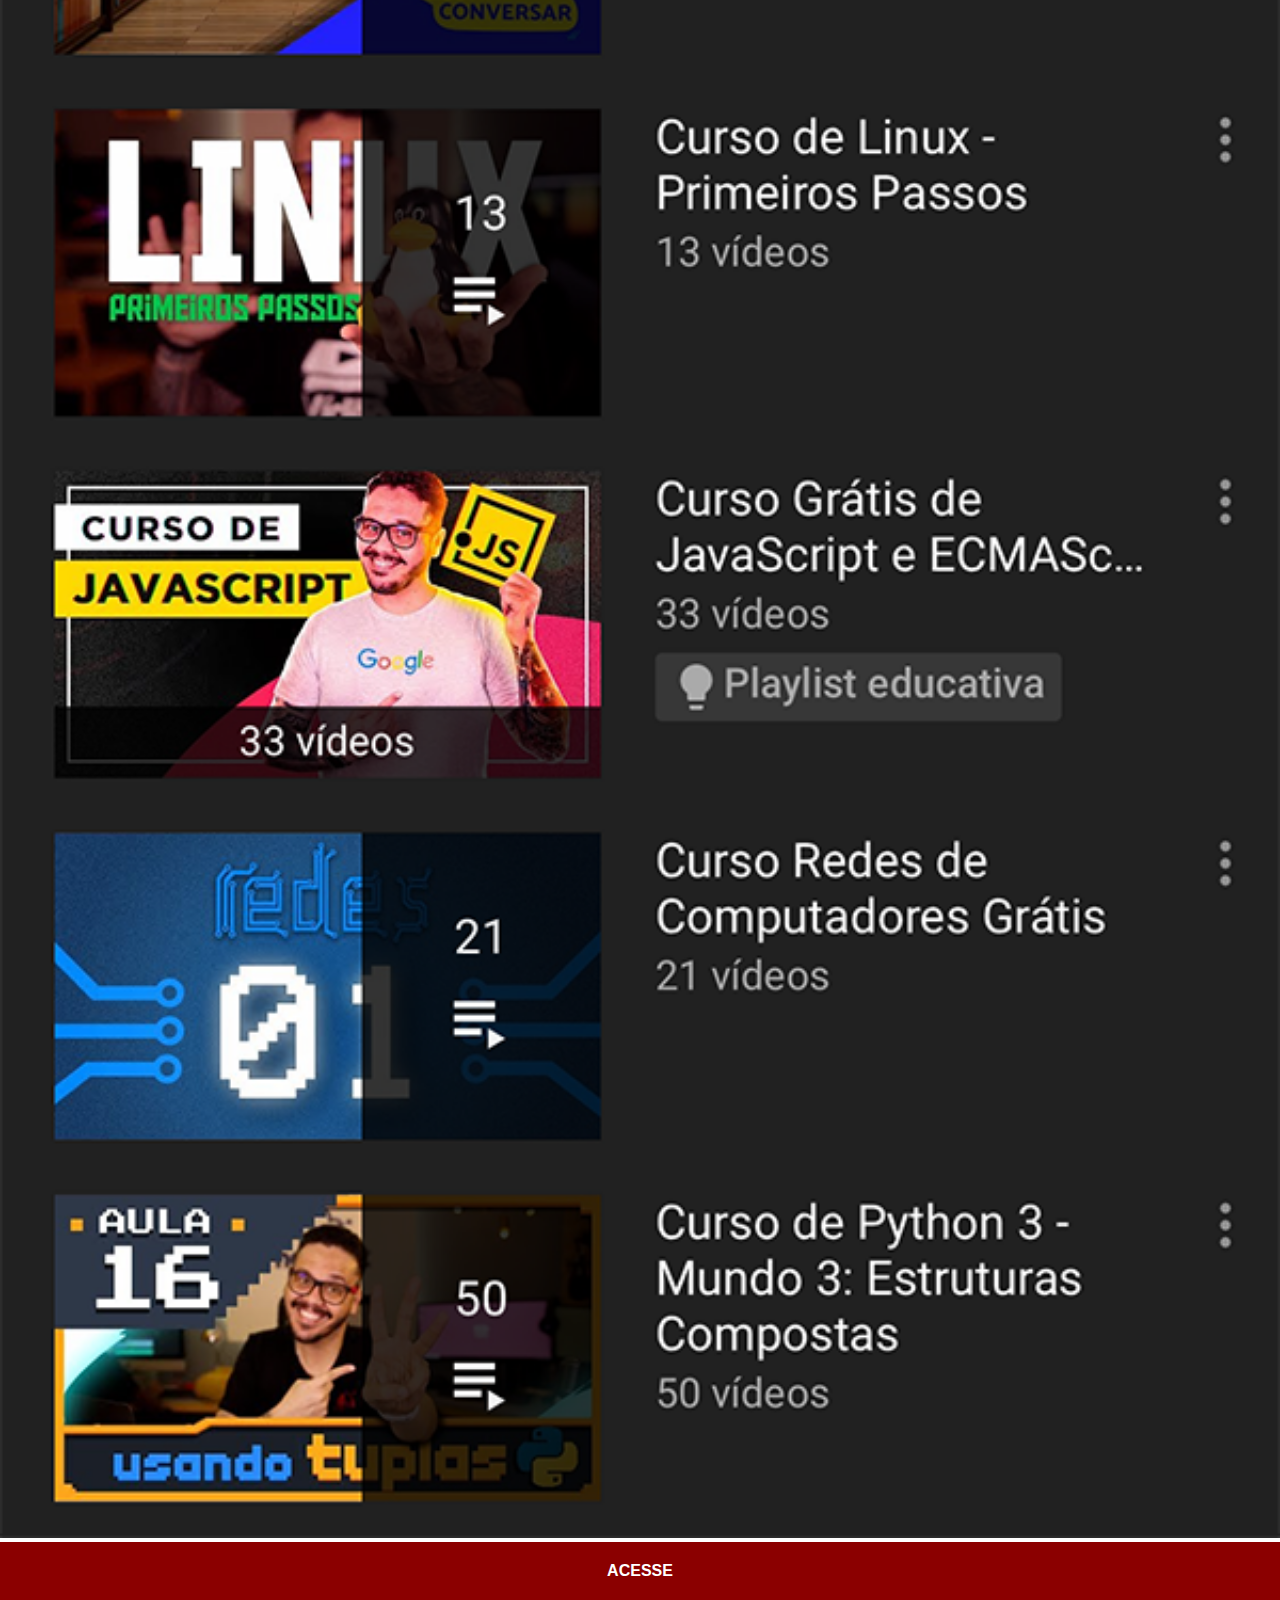
<file: youtube.html>
<!DOCTYPE html>
<html lang="pt-br">
<head>
    <meta charset="UTF-8">
    <meta http-equiv="X-UA-Compatible" content="IE=edge">
    <meta name="viewport" content="width=device-width, initial-scale=1.0">
    <link rel="stylesheet" href="estilos/tela.css">
    <title>youtube</title>
</head>
<body>
    <img src="imagens/tela-youtube.png" alt="youtube">
    <a href="https://www.youtube.com/user/cursoemvideo/playlist" target="_blank">ACESSE</a>
</body>
</html>
</file>
<file: estilos/style.css>
@charset "utf-8";

* {
    margin: 0px;
    padding: 0px;
    font-family: Arial, Helvetica, sans-serif;
}

html, body {
    height: 100vh;
    width: 100vw;
    background-color: Black;
}

body {
    background: url("../imagens/fundo-madeira.jpg") no-repeat top center;
    background-size: cover;
    background-attachment: fixed;
}

main {
    position: relative; /* relative, o elemento é posicionado em relação a si mesmo */
    height: 100vh;
}

section#telefone {
    position: absolute; /* absoluto tem sua posição relacionada com a de seu elemento pai */
    top: 50%;
    left: 50%;
    transform: translate(-50%, -50%);

    height: 627px;
    width: 311px;
    background: url('../imagens/frame-iphone.png') no-repeat;
}

iframe#tela {
    position: relative;
    top: 80px;
    left: 22px;
    width: 267px;
    height: 471px;
}

section#redes-sociais {
    text-align: right;
}

section#redes-sociais img {
    width: 50px;
    height: 50px;
    margin: 10px;
    border-radius: 50%;
    box-shadow: 2px 2px 5px rgba(0, 0, 0, 0.418);
    box-sizing: border-box;
}

section#redes-sociais img:hover {
    border: 2px solid rgba(255, 255, 255, 0.596);
    transform: translate(-3px,-3px);
    box-shadow: 5px 5px 10px rgba(0, 0, 0, 0.623);
    transition: transform .3s, border .3s, box-shadow .3s;
}
</file>
<file: estilos/tela.css>
@charset "utf-8";

* {
    margin: 0px;
    padding: 0px;
    font-family: Arial, Helvetica, sans-serif;
}

::-webkit-scrollbar {
    width: 0px;
    height: 0px;
}

img {
    width: 100vw;
}

a {
    display: block;
    background-color: darkred;
    padding: 20px;
    text-align: center;
    font-weight: bolder;
    text-decoration: none;
    color: white;
    transition: background-color .3s;
}

a:hover {
    background-color: red;
    text-shadow: 0px 0px 2px white;
    transition: background-color .6s, text-shadow .2s;
}
</file>
